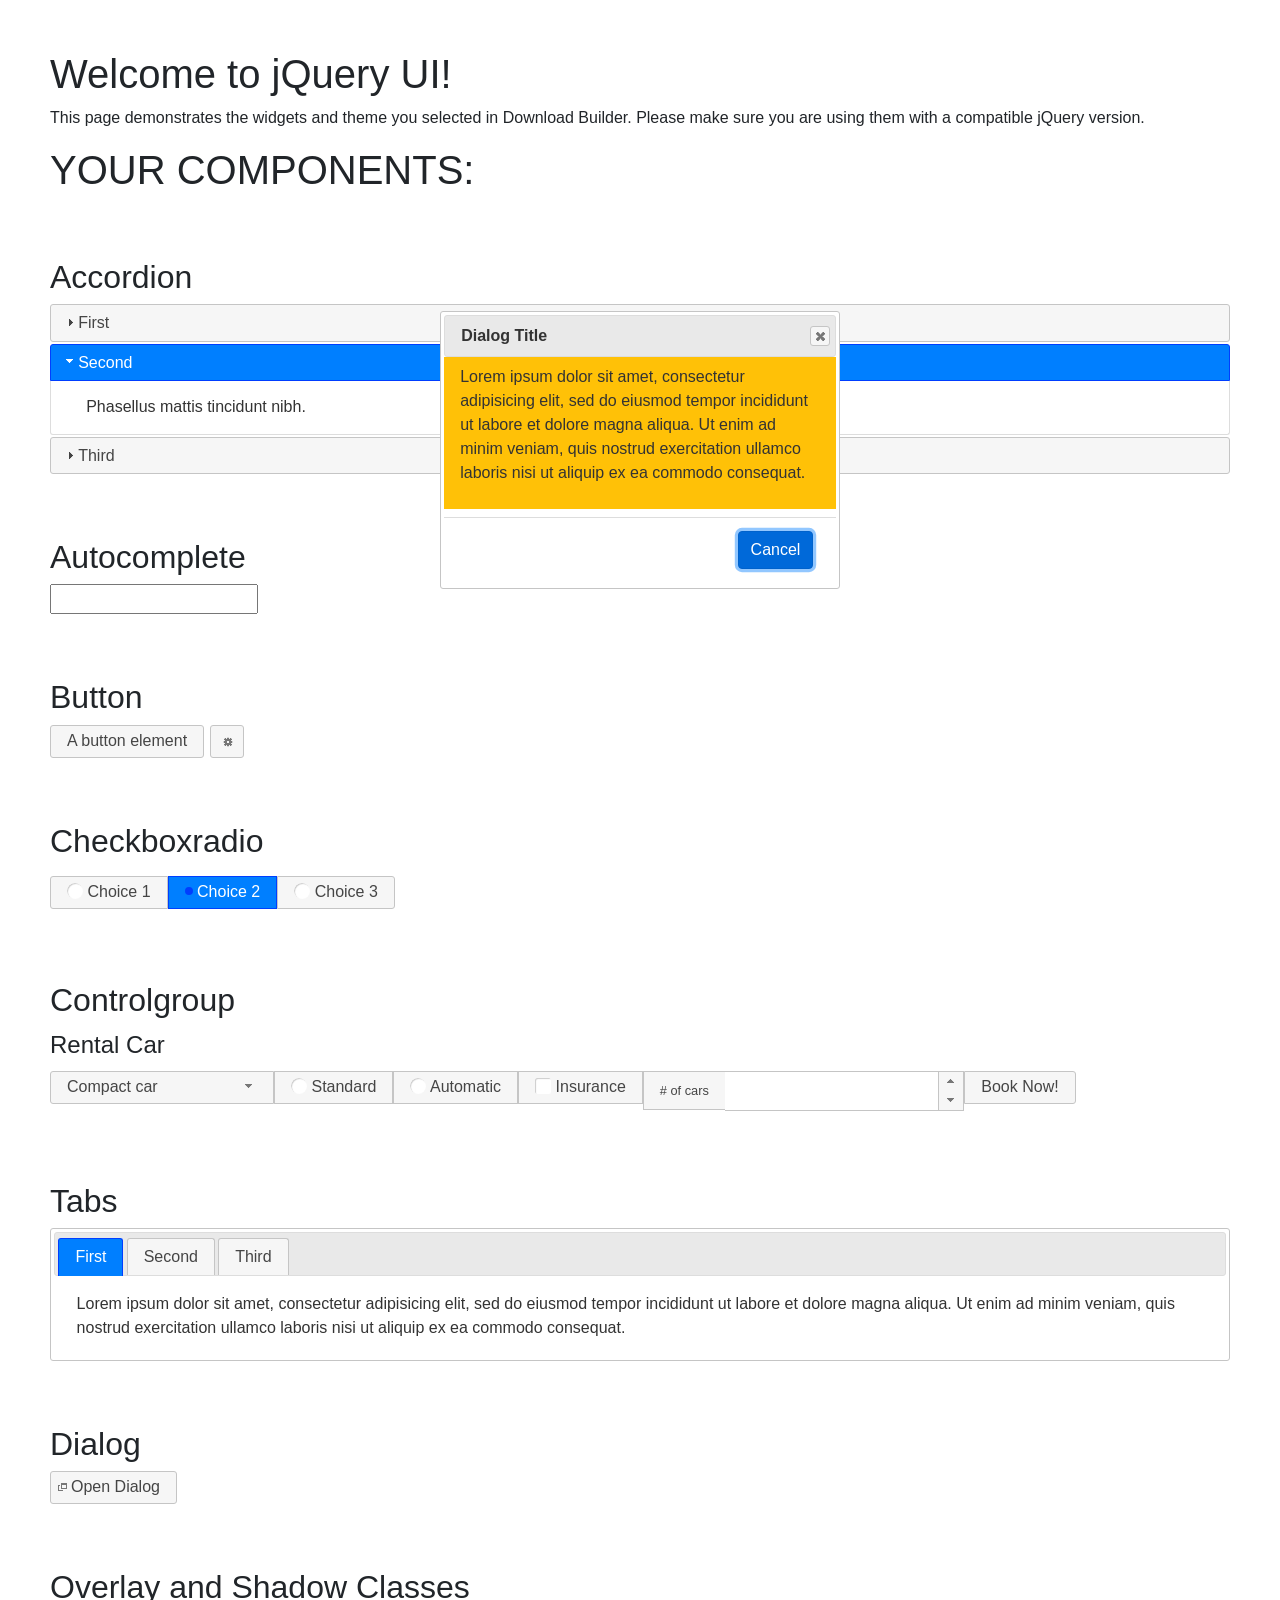
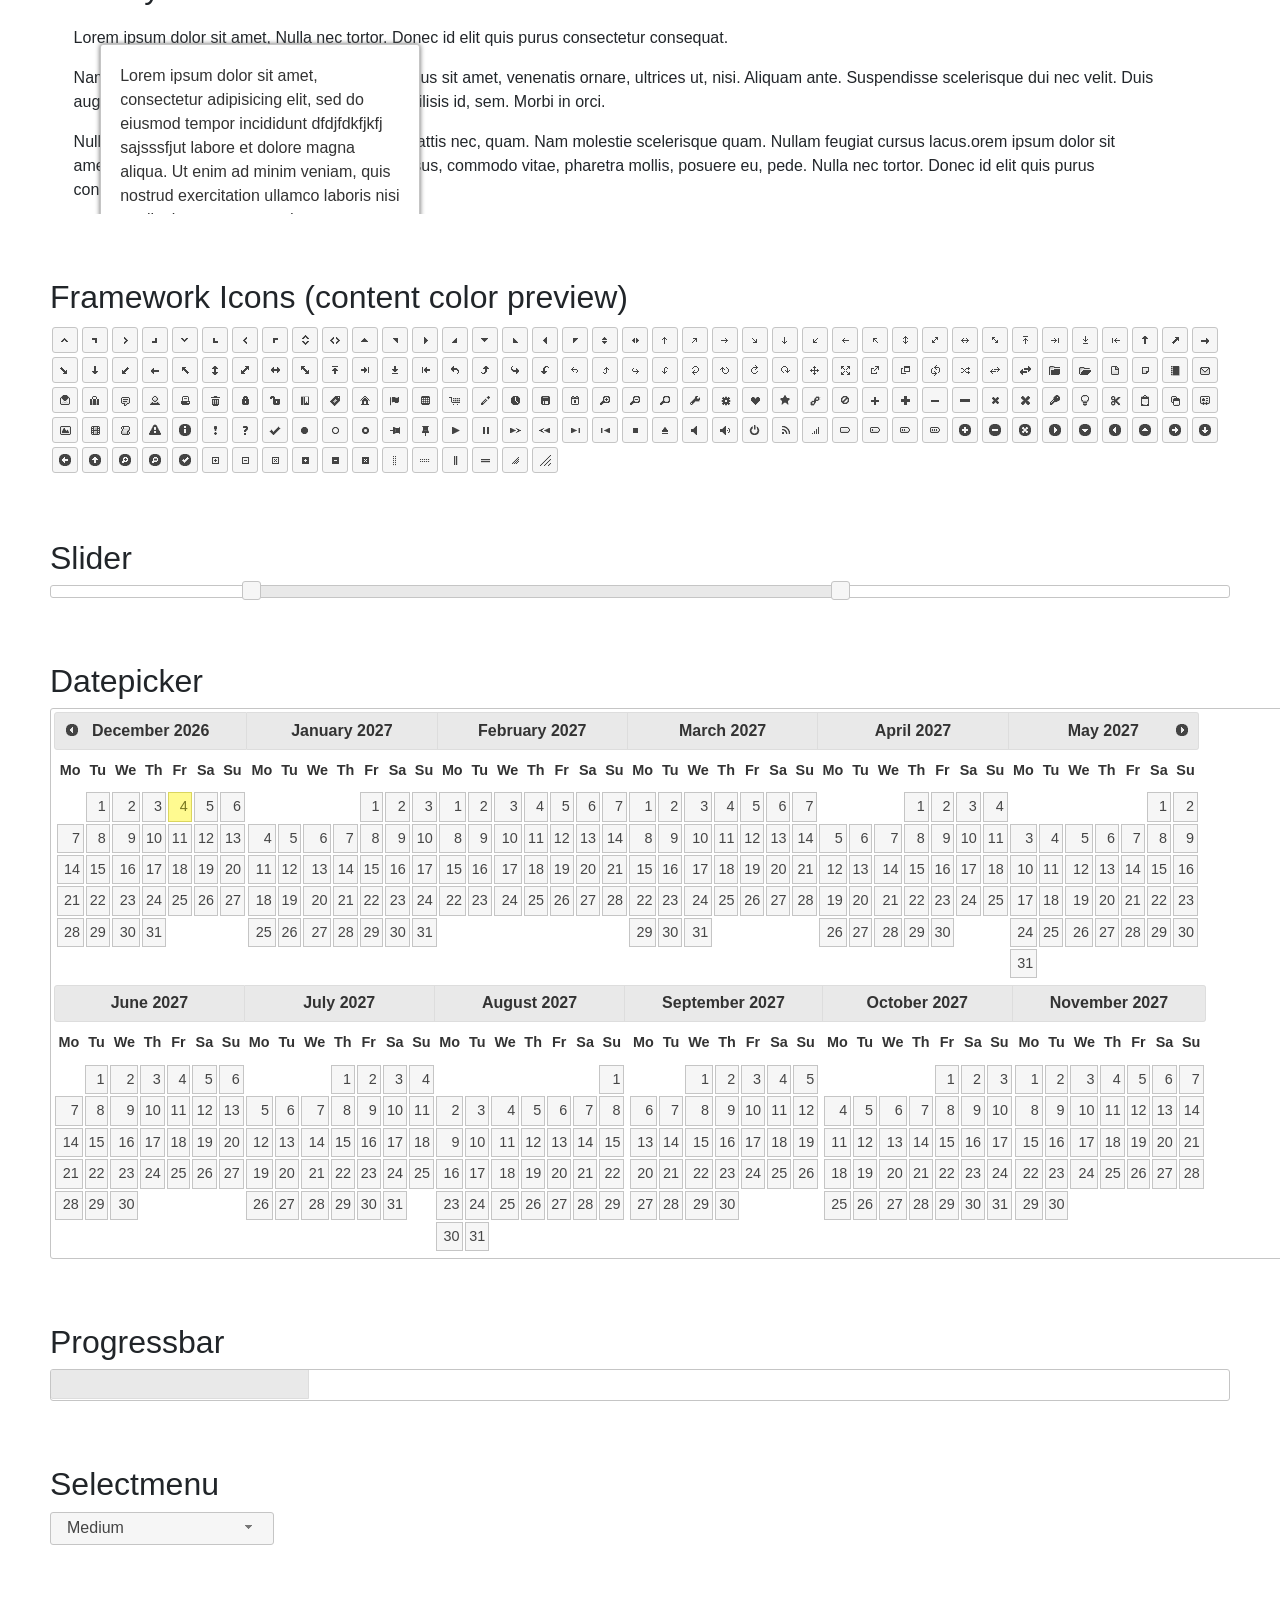
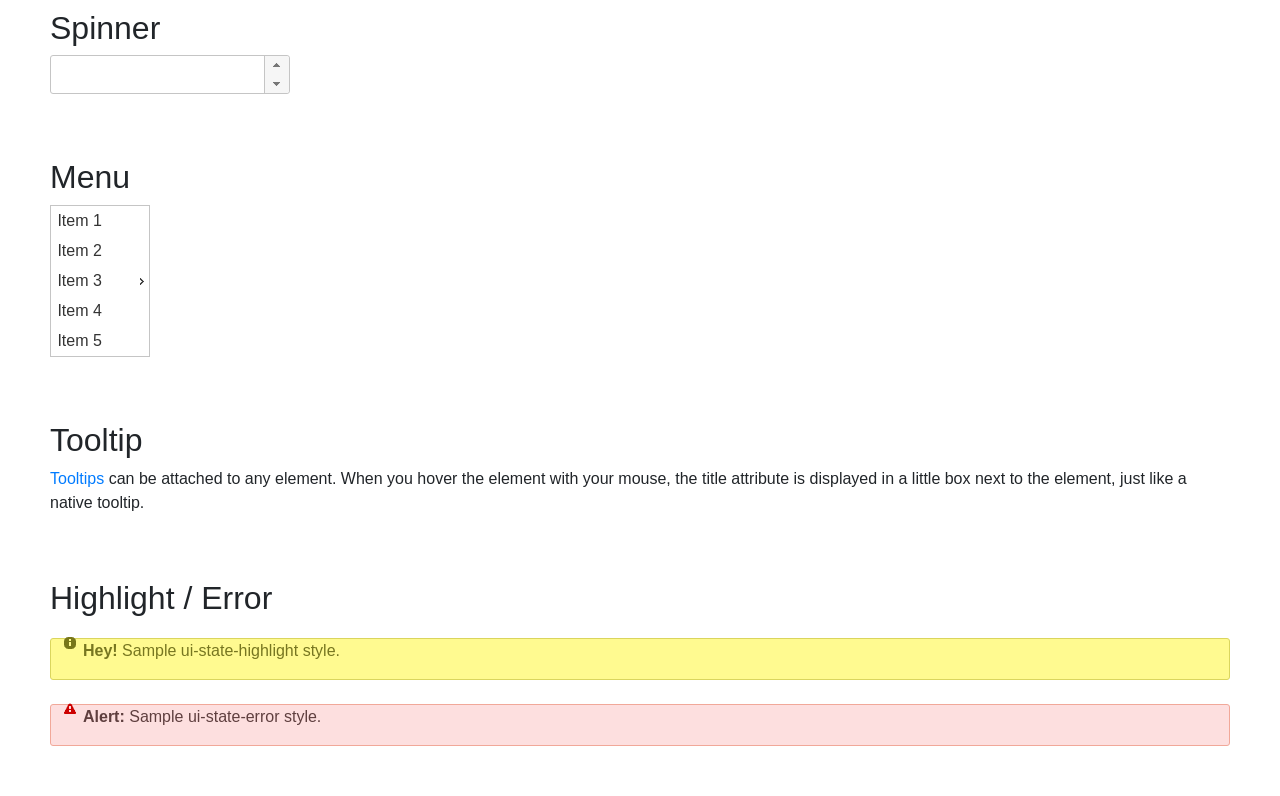
<file: web/jqueryui/index.html>
<!doctype html>
<html lang="us">
<head>
	<meta charset="utf-8">
	<title>jQuery UI Example Page</title>
	<link href="jquery-ui.css" rel="stylesheet">
	<link rel="stylesheet" href="../bootstrap/css/bootstrap.css">
	<style>
	body{
		font-family: "Trebuchet MS", sans-serif;
		margin: 50px;
	}
	.demoHeaders {
		margin-top: 2em;
	}
	#dialog-link {
		padding: .4em 1em .4em 20px;
		text-decoration: none;
		position: relative;
	}
	#dialog-link span.ui-icon {
		margin: 0 5px 0 0;
		position: absolute;
		left: .2em;
		top: 50%;
		margin-top: -8px;
	}
	#icons {
		margin: 0;
		padding: 0;
	}
	#icons li {
		margin: 2px;
		position: relative;
		padding: 4px 0;
		cursor: pointer;
		float: left;
		list-style: none;
	}
	#icons span.ui-icon {
		float: left;
		margin: 0 4px;
	}
	.fakewindowcontain .ui-widget-overlay {
		position: absolute;
	}
	select {
		width: 200px;
	}
	</style>
</head>
<body>

<h1>Welcome to jQuery UI!</h1>

<div class="ui-widget">
	<p>This page demonstrates the widgets and theme you selected in Download Builder. Please make sure you are using them with a compatible jQuery version.</p>
</div>

<h1>YOUR COMPONENTS:</h1>


<!-- Accordion -->
<h2 class="demoHeaders">Accordion</h2>
<div id="accordion">
	<h3>First</h3>
	<div>Lorem ipsum dolor sit amet. Lorem ipsum dolor sit amet. Lorem ipsum dolor sit amet.</div>
	<h3>Second</h3>
	<div>Phasellus mattis tincidunt nibh.</div>
	<h3>Third</h3>
	<div>Nam dui erat, auctor a, dignissim quis.</div>
</div>



<!-- Autocomplete -->
<h2 class="demoHeaders">Autocomplete</h2>
<div>
	<input id="autocomplete" title="type &quot;a&quot;">
</div>

<div >
	
</div>

<!-- Button -->
<h2 class="demoHeaders">Button</h2>
<button id="button">A button element</button>
<button id="button-icon">An icon-only button</button>



<!-- Checkboxradio -->
<h2 class="demoHeaders">Checkboxradio</h2>
<form style="margin-top: 1em;">
	<div id="radioset">
		<input type="radio" id="radio3sa" name="radio"><label for="radio3sa">Choice 1</label>
		<input type="radio" id="radio2sads" name="radio" checked="checked"><label for="radio2sads">Choice 2</label>
		<input type="radio" id="radio1sadsds" name="radio"><label for="radio1sadsds">Choice 3</label>
	</div>
</form>



<!-- Controlgroup -->
<h2 class="demoHeaders">Controlgroup</h2>
<fieldset>
	<legend>Rental Car</legend>
	<div id="controlgroup">
		<select id="car-type">
			<option>Compact car</option><br>
			<option>Midsize car</option>
			<option>Full size car</option>
			<option>SUV</option>
			<option>Luxury</option>
			<option>Truck</option>
			<option>Van</option>
		</select>
		<label for="transmission-standard">Standard</label>
		<input type="radio" name="transmission" id="transmission-standard">
		<label for="transmission-automatic">Automatic</label>
		<input type="radio" name="transmission" id="transmission-automatic">
		<label for="insurance">Insurance</label>
		<input type="checkbox" name="insurance" id="insurance">
		<label for="horizontal-spinner" class="ui-controlgroup-label"># of cars</label>
		<input id="horizontal-spinner" class="ui-spinner-input">
		<button>Book Now!</button>
	</div>
</fieldset>



<!-- Tabs -->
<h2 class="demoHeaders">Tabs</h2>
<div id="tabs">
	<ul>
		<li><a href="#tabs-1">First</a></li>
		<li><a href="#tabs-2">Second</a></li>
		<li><a href="#tabs-3">Third</a></li>
	</ul>
	<div id="tabs-1">Lorem ipsum dolor sit amet, consectetur adipisicing elit, sed do eiusmod tempor incididunt ut labore et dolore magna aliqua. Ut enim ad minim veniam, quis nostrud exercitation ullamco laboris nisi ut aliquip ex ea commodo consequat.</div>
	<div id="tabs-2">Phasellus mattis tincidunt nibh. Cras orci urna, blandit id, pretium vel, aliquet ornare, felis. Maecenas scelerisque sem non nisl. Fusce sed lorem in enim dictum bibendum.</div>
	<div id="tabs-3">Nam dui erat, auctor a, dignissim quis, sollicitudin eu, felis. Pellentesque nisi urna, interdum eget, sagittis et, consequat vestibulum, lacus. Mauris porttitor ullamcorper augue.</div>
</div>



<h2 class="demoHeaders">Dialog</h2>
<p>
	<button id="dialog-link" class="ui-button ui-corner-all ui-widget">
		<span class="ui-icon ui-icon-newwin"></span>Open Dialog
	</button>
</p>

<h2 class="demoHeaders">Overlay and Shadow Classes</h2>
<div>
	<div style="position: relative; width: 96%; height: 200px; padding:1% 2%; overflow:hidden;" class="fakewindowcontain">
		<p>Lorem ipsum dolor sit amet,  Nulla nec tortor. Donec id elit quis purus consectetur consequat. </p><p>Nam congue semper tellus. Sed erat dolor, dapibus sit amet, venenatis ornare, ultrices ut, nisi. Aliquam ante. Suspendisse scelerisque dui nec velit. Duis augue augue, gravida euismod, vulputate ac, facilisis id, sem. Morbi in orci. </p><p>Nulla purus lacus, pulvinar vel, malesuada ac, mattis nec, quam. Nam molestie scelerisque quam. Nullam feugiat cursus lacus.orem ipsum dolor sit amet, consectetur adipiscing elit. Donec libero risus, commodo vitae, pharetra mollis, posuere eu, pede. Nulla nec tortor. Donec id elit quis purus consectetur consequat. </p><p>Nam congue semper tellus. Sed erat dolor, dapibus sit amet, venenatis ornare, ultrices ut, nisi. Aliquam ante. Suspendisse scelerisque dui nec velit. Duis augue augue, gravida euismod, vulputate ac, facilisis id, sem. Morbi in orci. Nulla purus lacus, pulvinar vel, malesuada ac, mattis nec, quam. Nam molestie scelerisque quam. </p><p>Nullam feugiat cursus lacus.orem ipsum dolor sit amet, consectetur adipiscing elit. Donec libero risus, commodo vitae, pharetra mollis, posuere eu, pede. Nulla nec tortor. Donec id elit quis purus consectetur consequat. Nam congue semper tellus. Sed erat dolor, dapibus sit amet, venenatis ornare, ultrices ut, nisi. Aliquam ante. </p><p>Suspendisse scelerisque dui nec velit. Duis augue augue, gravida euismod, vulputate ac, facilisis id, sem. Morbi in orci. Nulla purus lacus, pulvinar vel, malesuada ac, mattis nec, quam. Nam molestie scelerisque quam. Nullam feugiat cursus lacus.orem ipsum dolor sit amet, consectetur adipiscing elit. Donec libero risus, commodo vitae, pharetra mollis, posuere eu, pede. Nulla nec tortor. Donec id elit quis purus consectetur consequat. Nam congue semper tellus. Sed erat dolor, dapibus sit amet, venenatis ornare, ultrices ut, nisi. </p>

		<!-- ui-dialog -->
		<div class="ui-widget-overlay ui-front"></div>
		<div style="position: absolute; width: 320px; left: 50px; top: 30px; padding: 1.2em" id="drag" class="ui-widget ui-front ui-widget-content ui-corner-all ui-widget-shadow">
			Lorem ipsum dolor sit amet, consectetur adipisicing elit, sed do eiusmod tempor incididunt <span>dfdjfdkfjkfj sajsssfj</span>ut labore et dolore magna aliqua. Ut enim ad minim veniam, quis nostrud exercitation ullamco laboris nisi ut aliquip ex ea commodo consequat.
		</div>
</div>

</div>

<!-- ui-dialog -->
<div id="dialog" class="bg-warning" title="Dialog Title">
	<p>Lorem ipsum dolor sit amet, consectetur adipisicing elit, sed do eiusmod tempor incididunt ut labore et dolore magna aliqua. Ut enim ad minim veniam, quis nostrud exercitation ullamco laboris nisi ut aliquip ex ea commodo consequat.</p>
</div>



<h2 class="demoHeaders">Framework Icons (content color preview)</h2>
<ul id="icons" class="ui-widget ui-helper-clearfix">
	<li class="ui-state-default ui-corner-all" title=".ui-icon-caret-1-n"><span class="ui-icon ui-icon-caret-1-n"></span></li>
	<li class="ui-state-default ui-corner-all" title=".ui-icon-caret-1-ne"><span class="ui-icon ui-icon-caret-1-ne"></span></li>
	<li class="ui-state-default ui-corner-all" title=".ui-icon-caret-1-e"><span class="ui-icon ui-icon-caret-1-e"></span></li>
	<li class="ui-state-default ui-corner-all" title=".ui-icon-caret-1-se"><span class="ui-icon ui-icon-caret-1-se"></span></li>
	<li class="ui-state-default ui-corner-all" title=".ui-icon-caret-1-s"><span class="ui-icon ui-icon-caret-1-s"></span></li>
	<li class="ui-state-default ui-corner-all" title=".ui-icon-caret-1-sw"><span class="ui-icon ui-icon-caret-1-sw"></span></li>
	<li class="ui-state-default ui-corner-all" title=".ui-icon-caret-1-w"><span class="ui-icon ui-icon-caret-1-w"></span></li>
	<li class="ui-state-default ui-corner-all" title=".ui-icon-caret-1-nw"><span class="ui-icon ui-icon-caret-1-nw"></span></li>
	<li class="ui-state-default ui-corner-all" title=".ui-icon-caret-2-n-s"><span class="ui-icon ui-icon-caret-2-n-s"></span></li>
	<li class="ui-state-default ui-corner-all" title=".ui-icon-caret-2-e-w"><span class="ui-icon ui-icon-caret-2-e-w"></span></li>
	<li class="ui-state-default ui-corner-all" title=".ui-icon-triangle-1-n"><span class="ui-icon ui-icon-triangle-1-n"></span></li>
	<li class="ui-state-default ui-corner-all" title=".ui-icon-triangle-1-ne"><span class="ui-icon ui-icon-triangle-1-ne"></span></li>
	<li class="ui-state-default ui-corner-all" title=".ui-icon-triangle-1-e"><span class="ui-icon ui-icon-triangle-1-e"></span></li>
	<li class="ui-state-default ui-corner-all" title=".ui-icon-triangle-1-se"><span class="ui-icon ui-icon-triangle-1-se"></span></li>
	<li class="ui-state-default ui-corner-all" title=".ui-icon-triangle-1-s"><span class="ui-icon ui-icon-triangle-1-s"></span></li>
	<li class="ui-state-default ui-corner-all" title=".ui-icon-triangle-1-sw"><span class="ui-icon ui-icon-triangle-1-sw"></span></li>
	<li class="ui-state-default ui-corner-all" title=".ui-icon-triangle-1-w"><span class="ui-icon ui-icon-triangle-1-w"></span></li>
	<li class="ui-state-default ui-corner-all" title=".ui-icon-triangle-1-nw"><span class="ui-icon ui-icon-triangle-1-nw"></span></li>
	<li class="ui-state-default ui-corner-all" title=".ui-icon-triangle-2-n-s"><span class="ui-icon ui-icon-triangle-2-n-s"></span></li>
	<li class="ui-state-default ui-corner-all" title=".ui-icon-triangle-2-e-w"><span class="ui-icon ui-icon-triangle-2-e-w"></span></li>
	<li class="ui-state-default ui-corner-all" title=".ui-icon-arrow-1-n"><span class="ui-icon ui-icon-arrow-1-n"></span></li>
	<li class="ui-state-default ui-corner-all" title=".ui-icon-arrow-1-ne"><span class="ui-icon ui-icon-arrow-1-ne"></span></li>
	<li class="ui-state-default ui-corner-all" title=".ui-icon-arrow-1-e"><span class="ui-icon ui-icon-arrow-1-e"></span></li>
	<li class="ui-state-default ui-corner-all" title=".ui-icon-arrow-1-se"><span class="ui-icon ui-icon-arrow-1-se"></span></li>
	<li class="ui-state-default ui-corner-all" title=".ui-icon-arrow-1-s"><span class="ui-icon ui-icon-arrow-1-s"></span></li>
	<li class="ui-state-default ui-corner-all" title=".ui-icon-arrow-1-sw"><span class="ui-icon ui-icon-arrow-1-sw"></span></li>
	<li class="ui-state-default ui-corner-all" title=".ui-icon-arrow-1-w"><span class="ui-icon ui-icon-arrow-1-w"></span></li>
	<li class="ui-state-default ui-corner-all" title=".ui-icon-arrow-1-nw"><span class="ui-icon ui-icon-arrow-1-nw"></span></li>
	<li class="ui-state-default ui-corner-all" title=".ui-icon-arrow-2-n-s"><span class="ui-icon ui-icon-arrow-2-n-s"></span></li>
	<li class="ui-state-default ui-corner-all" title=".ui-icon-arrow-2-ne-sw"><span class="ui-icon ui-icon-arrow-2-ne-sw"></span></li>
	<li class="ui-state-default ui-corner-all" title=".ui-icon-arrow-2-e-w"><span class="ui-icon ui-icon-arrow-2-e-w"></span></li>
	<li class="ui-state-default ui-corner-all" title=".ui-icon-arrow-2-se-nw"><span class="ui-icon ui-icon-arrow-2-se-nw"></span></li>
	<li class="ui-state-default ui-corner-all" title=".ui-icon-arrowstop-1-n"><span class="ui-icon ui-icon-arrowstop-1-n"></span></li>
	<li class="ui-state-default ui-corner-all" title=".ui-icon-arrowstop-1-e"><span class="ui-icon ui-icon-arrowstop-1-e"></span></li>
	<li class="ui-state-default ui-corner-all" title=".ui-icon-arrowstop-1-s"><span class="ui-icon ui-icon-arrowstop-1-s"></span></li>
	<li class="ui-state-default ui-corner-all" title=".ui-icon-arrowstop-1-w"><span class="ui-icon ui-icon-arrowstop-1-w"></span></li>
	<li class="ui-state-default ui-corner-all" title=".ui-icon-arrowthick-1-n"><span class="ui-icon ui-icon-arrowthick-1-n"></span></li>
	<li class="ui-state-default ui-corner-all" title=".ui-icon-arrowthick-1-ne"><span class="ui-icon ui-icon-arrowthick-1-ne"></span></li>
	<li class="ui-state-default ui-corner-all" title=".ui-icon-arrowthick-1-e"><span class="ui-icon ui-icon-arrowthick-1-e"></span></li>
	<li class="ui-state-default ui-corner-all" title=".ui-icon-arrowthick-1-se"><span class="ui-icon ui-icon-arrowthick-1-se"></span></li>
	<li class="ui-state-default ui-corner-all" title=".ui-icon-arrowthick-1-s"><span class="ui-icon ui-icon-arrowthick-1-s"></span></li>
	<li class="ui-state-default ui-corner-all" title=".ui-icon-arrowthick-1-sw"><span class="ui-icon ui-icon-arrowthick-1-sw"></span></li>
	<li class="ui-state-default ui-corner-all" title=".ui-icon-arrowthick-1-w"><span class="ui-icon ui-icon-arrowthick-1-w"></span></li>
	<li class="ui-state-default ui-corner-all" title=".ui-icon-arrowthick-1-nw"><span class="ui-icon ui-icon-arrowthick-1-nw"></span></li>
	<li class="ui-state-default ui-corner-all" title=".ui-icon-arrowthick-2-n-s"><span class="ui-icon ui-icon-arrowthick-2-n-s"></span></li>
	<li class="ui-state-default ui-corner-all" title=".ui-icon-arrowthick-2-ne-sw"><span class="ui-icon ui-icon-arrowthick-2-ne-sw"></span></li>
	<li class="ui-state-default ui-corner-all" title=".ui-icon-arrowthick-2-e-w"><span class="ui-icon ui-icon-arrowthick-2-e-w"></span></li>
	<li class="ui-state-default ui-corner-all" title=".ui-icon-arrowthick-2-se-nw"><span class="ui-icon ui-icon-arrowthick-2-se-nw"></span></li>
	<li class="ui-state-default ui-corner-all" title=".ui-icon-arrowthickstop-1-n"><span class="ui-icon ui-icon-arrowthickstop-1-n"></span></li>
	<li class="ui-state-default ui-corner-all" title=".ui-icon-arrowthickstop-1-e"><span class="ui-icon ui-icon-arrowthickstop-1-e"></span></li>
	<li class="ui-state-default ui-corner-all" title=".ui-icon-arrowthickstop-1-s"><span class="ui-icon ui-icon-arrowthickstop-1-s"></span></li>
	<li class="ui-state-default ui-corner-all" title=".ui-icon-arrowthickstop-1-w"><span class="ui-icon ui-icon-arrowthickstop-1-w"></span></li>
	<li class="ui-state-default ui-corner-all" title=".ui-icon-arrowreturnthick-1-w"><span class="ui-icon ui-icon-arrowreturnthick-1-w"></span></li>
	<li class="ui-state-default ui-corner-all" title=".ui-icon-arrowreturnthick-1-n"><span class="ui-icon ui-icon-arrowreturnthick-1-n"></span></li>
	<li class="ui-state-default ui-corner-all" title=".ui-icon-arrowreturnthick-1-e"><span class="ui-icon ui-icon-arrowreturnthick-1-e"></span></li>
	<li class="ui-state-default ui-corner-all" title=".ui-icon-arrowreturnthick-1-s"><span class="ui-icon ui-icon-arrowreturnthick-1-s"></span></li>
	<li class="ui-state-default ui-corner-all" title=".ui-icon-arrowreturn-1-w"><span class="ui-icon ui-icon-arrowreturn-1-w"></span></li>
	<li class="ui-state-default ui-corner-all" title=".ui-icon-arrowreturn-1-n"><span class="ui-icon ui-icon-arrowreturn-1-n"></span></li>
	<li class="ui-state-default ui-corner-all" title=".ui-icon-arrowreturn-1-e"><span class="ui-icon ui-icon-arrowreturn-1-e"></span></li>
	<li class="ui-state-default ui-corner-all" title=".ui-icon-arrowreturn-1-s"><span class="ui-icon ui-icon-arrowreturn-1-s"></span></li>
	<li class="ui-state-default ui-corner-all" title=".ui-icon-arrowrefresh-1-w"><span class="ui-icon ui-icon-arrowrefresh-1-w"></span></li>
	<li class="ui-state-default ui-corner-all" title=".ui-icon-arrowrefresh-1-n"><span class="ui-icon ui-icon-arrowrefresh-1-n"></span></li>
	<li class="ui-state-default ui-corner-all" title=".ui-icon-arrowrefresh-1-e"><span class="ui-icon ui-icon-arrowrefresh-1-e"></span></li>
	<li class="ui-state-default ui-corner-all" title=".ui-icon-arrowrefresh-1-s"><span class="ui-icon ui-icon-arrowrefresh-1-s"></span></li>
	<li class="ui-state-default ui-corner-all" title=".ui-icon-arrow-4"><span class="ui-icon ui-icon-arrow-4"></span></li>
	<li class="ui-state-default ui-corner-all" title=".ui-icon-arrow-4-diag"><span class="ui-icon ui-icon-arrow-4-diag"></span></li>
	<li class="ui-state-default ui-corner-all" title=".ui-icon-extlink"><span class="ui-icon ui-icon-extlink"></span></li>
	<li class="ui-state-default ui-corner-all" title=".ui-icon-newwin"><span class="ui-icon ui-icon-newwin"></span></li>
	<li class="ui-state-default ui-corner-all" title=".ui-icon-refresh"><span class="ui-icon ui-icon-refresh"></span></li>
	<li class="ui-state-default ui-corner-all" title=".ui-icon-shuffle"><span class="ui-icon ui-icon-shuffle"></span></li>
	<li class="ui-state-default ui-corner-all" title=".ui-icon-transfer-e-w"><span class="ui-icon ui-icon-transfer-e-w"></span></li>
	<li class="ui-state-default ui-corner-all" title=".ui-icon-transferthick-e-w"><span class="ui-icon ui-icon-transferthick-e-w"></span></li>
	<li class="ui-state-default ui-corner-all" title=".ui-icon-folder-collapsed"><span class="ui-icon ui-icon-folder-collapsed"></span></li>
	<li class="ui-state-default ui-corner-all" title=".ui-icon-folder-open"><span class="ui-icon ui-icon-folder-open"></span></li>
	<li class="ui-state-default ui-corner-all" title=".ui-icon-document"><span class="ui-icon ui-icon-document"></span></li>
	<li class="ui-state-default ui-corner-all" title=".ui-icon-document-b"><span class="ui-icon ui-icon-document-b"></span></li>
	<li class="ui-state-default ui-corner-all" title=".ui-icon-note"><span class="ui-icon ui-icon-note"></span></li>
	<li class="ui-state-default ui-corner-all" title=".ui-icon-mail-closed"><span class="ui-icon ui-icon-mail-closed"></span></li>
	<li class="ui-state-default ui-corner-all" title=".ui-icon-mail-open"><span class="ui-icon ui-icon-mail-open"></span></li>
	<li class="ui-state-default ui-corner-all" title=".ui-icon-suitcase"><span class="ui-icon ui-icon-suitcase"></span></li>
	<li class="ui-state-default ui-corner-all" title=".ui-icon-comment"><span class="ui-icon ui-icon-comment"></span></li>
	<li class="ui-state-default ui-corner-all" title=".ui-icon-person"><span class="ui-icon ui-icon-person"></span></li>
	<li class="ui-state-default ui-corner-all" title=".ui-icon-print"><span class="ui-icon ui-icon-print"></span></li>
	<li class="ui-state-default ui-corner-all" title=".ui-icon-trash"><span class="ui-icon ui-icon-trash"></span></li>
	<li class="ui-state-default ui-corner-all" title=".ui-icon-locked"><span class="ui-icon ui-icon-locked"></span></li>
	<li class="ui-state-default ui-corner-all" title=".ui-icon-unlocked"><span class="ui-icon ui-icon-unlocked"></span></li>
	<li class="ui-state-default ui-corner-all" title=".ui-icon-bookmark"><span class="ui-icon ui-icon-bookmark"></span></li>
	<li class="ui-state-default ui-corner-all" title=".ui-icon-tag"><span class="ui-icon ui-icon-tag"></span></li>
	<li class="ui-state-default ui-corner-all" title=".ui-icon-home"><span class="ui-icon ui-icon-home"></span></li>
	<li class="ui-state-default ui-corner-all" title=".ui-icon-flag"><span class="ui-icon ui-icon-flag"></span></li>
	<li class="ui-state-default ui-corner-all" title=".ui-icon-calculator"><span class="ui-icon ui-icon-calculator"></span></li>
	<li class="ui-state-default ui-corner-all" title=".ui-icon-cart"><span class="ui-icon ui-icon-cart"></span></li>
	<li class="ui-state-default ui-corner-all" title=".ui-icon-pencil"><span class="ui-icon ui-icon-pencil"></span></li>
	<li class="ui-state-default ui-corner-all" title=".ui-icon-clock"><span class="ui-icon ui-icon-clock"></span></li>
	<li class="ui-state-default ui-corner-all" title=".ui-icon-disk"><span class="ui-icon ui-icon-disk"></span></li>
	<li class="ui-state-default ui-corner-all" title=".ui-icon-calendar"><span class="ui-icon ui-icon-calendar"></span></li>
	<li class="ui-state-default ui-corner-all" title=".ui-icon-zoomin"><span class="ui-icon ui-icon-zoomin"></span></li>
	<li class="ui-state-default ui-corner-all" title=".ui-icon-zoomout"><span class="ui-icon ui-icon-zoomout"></span></li>
	<li class="ui-state-default ui-corner-all" title=".ui-icon-search"><span class="ui-icon ui-icon-search"></span></li>
	<li class="ui-state-default ui-corner-all" title=".ui-icon-wrench"><span class="ui-icon ui-icon-wrench"></span></li>
	<li class="ui-state-default ui-corner-all" title=".ui-icon-gear"><span class="ui-icon ui-icon-gear"></span></li>
	<li class="ui-state-default ui-corner-all" title=".ui-icon-heart"><span class="ui-icon ui-icon-heart"></span></li>
	<li class="ui-state-default ui-corner-all" title=".ui-icon-star"><span class="ui-icon ui-icon-star"></span></li>
	<li class="ui-state-default ui-corner-all" title=".ui-icon-link"><span class="ui-icon ui-icon-link"></span></li>
	<li class="ui-state-default ui-corner-all" title=".ui-icon-cancel"><span class="ui-icon ui-icon-cancel"></span></li>
	<li class="ui-state-default ui-corner-all" title=".ui-icon-plus"><span class="ui-icon ui-icon-plus"></span></li>
	<li class="ui-state-default ui-corner-all" title=".ui-icon-plusthick"><span class="ui-icon ui-icon-plusthick"></span></li>
	<li class="ui-state-default ui-corner-all" title=".ui-icon-minus"><span class="ui-icon ui-icon-minus"></span></li>
	<li class="ui-state-default ui-corner-all" title=".ui-icon-minusthick"><span class="ui-icon ui-icon-minusthick"></span></li>
	<li class="ui-state-default ui-corner-all" title=".ui-icon-close"><span class="ui-icon ui-icon-close"></span></li>
	<li class="ui-state-default ui-corner-all" title=".ui-icon-closethick"><span class="ui-icon ui-icon-closethick"></span></li>
	<li class="ui-state-default ui-corner-all" title=".ui-icon-key"><span class="ui-icon ui-icon-key"></span></li>
	<li class="ui-state-default ui-corner-all" title=".ui-icon-lightbulb"><span class="ui-icon ui-icon-lightbulb"></span></li>
	<li class="ui-state-default ui-corner-all" title=".ui-icon-scissors"><span class="ui-icon ui-icon-scissors"></span></li>
	<li class="ui-state-default ui-corner-all" title=".ui-icon-clipboard"><span class="ui-icon ui-icon-clipboard"></span></li>
	<li class="ui-state-default ui-corner-all" title=".ui-icon-copy"><span class="ui-icon ui-icon-copy"></span></li>
	<li class="ui-state-default ui-corner-all" title=".ui-icon-contact"><span class="ui-icon ui-icon-contact"></span></li>
	<li class="ui-state-default ui-corner-all" title=".ui-icon-image"><span class="ui-icon ui-icon-image"></span></li>
	<li class="ui-state-default ui-corner-all" title=".ui-icon-video"><span class="ui-icon ui-icon-video"></span></li>
	<li class="ui-state-default ui-corner-all" title=".ui-icon-script"><span class="ui-icon ui-icon-script"></span></li>
	<li class="ui-state-default ui-corner-all" title=".ui-icon-alert"><span class="ui-icon ui-icon-alert"></span></li>
	<li class="ui-state-default ui-corner-all" title=".ui-icon-info"><span class="ui-icon ui-icon-info"></span></li>
	<li class="ui-state-default ui-corner-all" title=".ui-icon-notice"><span class="ui-icon ui-icon-notice"></span></li>
	<li class="ui-state-default ui-corner-all" title=".ui-icon-help"><span class="ui-icon ui-icon-help"></span></li>
	<li class="ui-state-default ui-corner-all" title=".ui-icon-check"><span class="ui-icon ui-icon-check"></span></li>
	<li class="ui-state-default ui-corner-all" title=".ui-icon-bullet"><span class="ui-icon ui-icon-bullet"></span></li>
	<li class="ui-state-default ui-corner-all" title=".ui-icon-radio-off"><span class="ui-icon ui-icon-radio-off"></span></li>
	<li class="ui-state-default ui-corner-all" title=".ui-icon-radio-on"><span class="ui-icon ui-icon-radio-on"></span></li>
	<li class="ui-state-default ui-corner-all" title=".ui-icon-pin-w"><span class="ui-icon ui-icon-pin-w"></span></li>
	<li class="ui-state-default ui-corner-all" title=".ui-icon-pin-s"><span class="ui-icon ui-icon-pin-s"></span></li>
	<li class="ui-state-default ui-corner-all" title=".ui-icon-play"><span class="ui-icon ui-icon-play"></span></li>
	<li class="ui-state-default ui-corner-all" title=".ui-icon-pause"><span class="ui-icon ui-icon-pause"></span></li>
	<li class="ui-state-default ui-corner-all" title=".ui-icon-seek-next"><span class="ui-icon ui-icon-seek-next"></span></li>
	<li class="ui-state-default ui-corner-all" title=".ui-icon-seek-prev"><span class="ui-icon ui-icon-seek-prev"></span></li>
	<li class="ui-state-default ui-corner-all" title=".ui-icon-seek-end"><span class="ui-icon ui-icon-seek-end"></span></li>
	<li class="ui-state-default ui-corner-all" title=".ui-icon-seek-first"><span class="ui-icon ui-icon-seek-first"></span></li>
	<li class="ui-state-default ui-corner-all" title=".ui-icon-stop"><span class="ui-icon ui-icon-stop"></span></li>
	<li class="ui-state-default ui-corner-all" title=".ui-icon-eject"><span class="ui-icon ui-icon-eject"></span></li>
	<li class="ui-state-default ui-corner-all" title=".ui-icon-volume-off"><span class="ui-icon ui-icon-volume-off"></span></li>
	<li class="ui-state-default ui-corner-all" title=".ui-icon-volume-on"><span class="ui-icon ui-icon-volume-on"></span></li>
	<li class="ui-state-default ui-corner-all" title=".ui-icon-power"><span class="ui-icon ui-icon-power"></span></li>
	<li class="ui-state-default ui-corner-all" title=".ui-icon-signal-diag"><span class="ui-icon ui-icon-signal-diag"></span></li>
	<li class="ui-state-default ui-corner-all" title=".ui-icon-signal"><span class="ui-icon ui-icon-signal"></span></li>
	<li class="ui-state-default ui-corner-all" title=".ui-icon-battery-0"><span class="ui-icon ui-icon-battery-0"></span></li>
	<li class="ui-state-default ui-corner-all" title=".ui-icon-battery-1"><span class="ui-icon ui-icon-battery-1"></span></li>
	<li class="ui-state-default ui-corner-all" title=".ui-icon-battery-2"><span class="ui-icon ui-icon-battery-2"></span></li>
	<li class="ui-state-default ui-corner-all" title=".ui-icon-battery-3"><span class="ui-icon ui-icon-battery-3"></span></li>
	<li class="ui-state-default ui-corner-all" title=".ui-icon-circle-plus"><span class="ui-icon ui-icon-circle-plus"></span></li>
	<li class="ui-state-default ui-corner-all" title=".ui-icon-circle-minus"><span class="ui-icon ui-icon-circle-minus"></span></li>
	<li class="ui-state-default ui-corner-all" title=".ui-icon-circle-close"><span class="ui-icon ui-icon-circle-close"></span></li>
	<li class="ui-state-default ui-corner-all" title=".ui-icon-circle-triangle-e"><span class="ui-icon ui-icon-circle-triangle-e"></span></li>
	<li class="ui-state-default ui-corner-all" title=".ui-icon-circle-triangle-s"><span class="ui-icon ui-icon-circle-triangle-s"></span></li>
	<li class="ui-state-default ui-corner-all" title=".ui-icon-circle-triangle-w"><span class="ui-icon ui-icon-circle-triangle-w"></span></li>
	<li class="ui-state-default ui-corner-all" title=".ui-icon-circle-triangle-n"><span class="ui-icon ui-icon-circle-triangle-n"></span></li>
	<li class="ui-state-default ui-corner-all" title=".ui-icon-circle-arrow-e"><span class="ui-icon ui-icon-circle-arrow-e"></span></li>
	<li class="ui-state-default ui-corner-all" title=".ui-icon-circle-arrow-s"><span class="ui-icon ui-icon-circle-arrow-s"></span></li>
	<li class="ui-state-default ui-corner-all" title=".ui-icon-circle-arrow-w"><span class="ui-icon ui-icon-circle-arrow-w"></span></li>
	<li class="ui-state-default ui-corner-all" title=".ui-icon-circle-arrow-n"><span class="ui-icon ui-icon-circle-arrow-n"></span></li>
	<li class="ui-state-default ui-corner-all" title=".ui-icon-circle-zoomin"><span class="ui-icon ui-icon-circle-zoomin"></span></li>
	<li class="ui-state-default ui-corner-all" title=".ui-icon-circle-zoomout"><span class="ui-icon ui-icon-circle-zoomout"></span></li>
	<li class="ui-state-default ui-corner-all" title=".ui-icon-circle-check"><span class="ui-icon ui-icon-circle-check"></span></li>
	<li class="ui-state-default ui-corner-all" title=".ui-icon-circlesmall-plus"><span class="ui-icon ui-icon-circlesmall-plus"></span></li>
	<li class="ui-state-default ui-corner-all" title=".ui-icon-circlesmall-minus"><span class="ui-icon ui-icon-circlesmall-minus"></span></li>
	<li class="ui-state-default ui-corner-all" title=".ui-icon-circlesmall-close"><span class="ui-icon ui-icon-circlesmall-close"></span></li>
	<li class="ui-state-default ui-corner-all" title=".ui-icon-squaresmall-plus"><span class="ui-icon ui-icon-squaresmall-plus"></span></li>
	<li class="ui-state-default ui-corner-all" title=".ui-icon-squaresmall-minus"><span class="ui-icon ui-icon-squaresmall-minus"></span></li>
	<li class="ui-state-default ui-corner-all" title=".ui-icon-squaresmall-close"><span class="ui-icon ui-icon-squaresmall-close"></span></li>
	<li class="ui-state-default ui-corner-all" title=".ui-icon-grip-dotted-vertical"><span class="ui-icon ui-icon-grip-dotted-vertical"></span></li>
	<li class="ui-state-default ui-corner-all" title=".ui-icon-grip-dotted-horizontal"><span class="ui-icon ui-icon-grip-dotted-horizontal"></span></li>
	<li class="ui-state-default ui-corner-all" title=".ui-icon-grip-solid-vertical"><span class="ui-icon ui-icon-grip-solid-vertical"></span></li>
	<li class="ui-state-default ui-corner-all" title=".ui-icon-grip-solid-horizontal"><span class="ui-icon ui-icon-grip-solid-horizontal"></span></li>
	<li class="ui-state-default ui-corner-all" title=".ui-icon-gripsmall-diagonal-se"><span class="ui-icon ui-icon-gripsmall-diagonal-se"></span></li>
	<li class="ui-state-default ui-corner-all" title=".ui-icon-grip-diagonal-se"><span class="ui-icon ui-icon-grip-diagonal-se"></span></li>
</ul>


<!-- Slider -->
<h2 class="demoHeaders">Slider</h2>
<div id="slider"></div>



<!-- Datepicker -->
<h2 class="demoHeaders">Datepicker</h2>
<div id="datepicker"></div>



<!-- Progressbar -->
<h2 class="demoHeaders">Progressbar</h2>
<div id="progressbar"></div>



<!-- Progressbar -->
<h2 class="demoHeaders">Selectmenu</h2>
<select id="selectmenu">
	<option>Slower</option>
	<option>Slow</option>
	<option selected="selected">Medium</option>
	<option>Fast</option>
	<option>Faster</option>
</select>



<!-- Spinner -->
<h2 class="demoHeaders">Spinner</h2>
<input id="spinner">



<!-- Menu -->
<h2 class="demoHeaders">Menu</h2>
<ul style="width:100px;" id="menu">
	<li><div>Item 1</div></li>
	<li><div>Item 2</div></li>
	<li><div>Item 3</div>
		<ul>
			<li><div>Item 3-1</div></li>
			<li><div>Item 3-2</div></li>
			<li><div>Item 3-3</div></li>
			<li><div>Item 3-4</div></li>
			<li><div>Item 3-5</div></li>
		</ul>
	</li>
	<li><div>Item 4</div></li>
	<li><div>Item 5</div></li>
</ul>



<!-- Tooltip -->
<h2 class="demoHeaders">Tooltip</h2>
<p id="tooltip" title="That&apos;s what this widget is">
	<a href="#" >Tooltips</a> can be attached to any element. When you hover
the element with your mouse, the title attribute is displayed in a little box next to the element, just like a native tooltip.
</p>


<!-- Highlight / Error -->
<h2 class="demoHeaders">Highlight / Error</h2>
<div class="ui-widget">
	<div class="ui-state-highlight ui-corner-all" style="margin-top: 20px; padding: 0 .7em;">
		<p><span class="ui-icon ui-icon-info" style="float: left; margin-right: .3em;"></span>
		<strong>Hey!</strong> Sample ui-state-highlight style.</p>
	</div>
</div>
<br>
<div class="ui-widget a" title="santosh">
	<div class="ui-state-error ui-corner-all" style="padding: 0 .7em;">
		<p><span class="ui-icon ui-icon-alert" style="float: left; margin-right: .3em;"></span>
		<strong>Alert:</strong> Sample ui-state-error style.</p>
	</div>
</div>

<script src="external/jquery/jquery.js"></script>
<script src="jquery-ui.js"></script>
<script>

$( "#accordion" ).accordion({
	active:1,
	animate: 200,
	collapsible: true
});

	


	var availableTags = [
	"ActionScript",
	"AppleScript",
	"Asp",
	"BASIC",
	"C",
	"C++",
	"Clojure",
	"COBOL",
	"ColdFusion",
	"Erlang",
	"Fortran",
	"Groovy",
	"Haskell",
	"Java",
	"JavaScript",
	"Lisp",
	"Perl",
	"PHP",
	"Python",
	"Ruby",
	"Scala",
	"Scheme"
];
$( "#autocomplete" ).autocomplete({
	source: availableTags
});

$("#drag").draggable(
	{

		cursor: "default",
		cursorAt: { right:0,bottom:0 }
	});


$( "#button" ).button();
$( "#button-icon" ).button({
	icon: "ui-icon-gear",
	showLabel: false
});



$( "#radioset" ).buttonset();



$( "#controlgroup" ).controlgroup();



$( "#tabs" ).tabs();



$( "#dialog" ).dialog({
	autoOpen: true,
	width: 400,
	buttons: [
		{
			text: "Cancel",
			class:"btn btn-primary",
			click: function() {
				$( this ).dialog( "close" );
			}
		}
	]
});

// Link to open the dialog
$( "#dialog-link" ).click(function( event ) {
	$( "#dialog" ).dialog( "open" );
	event.preventDefault();
});



$( "#datepicker" ).datepicker({
	inline: true,
	firstDay: 1,
	numberOfMonths: [ 2, 6 ],
	selectOtherMonths: true,
	 showAnim: "fold"
});



$( "#slider" ).slider({
	range: true,
	values: [ 17, 67 ]
});



$( "#progressbar" ).progressbar({
	value: 20
});



$( "#spinner" ).spinner();



$( "#menu" ).menu();



$( "#tooltip, .a" ).tooltip(
	{
		track: true
	});



$( "#selectmenu" ).selectmenu();


// Hover states on the static widgets
$( "#dialog-link, #icons li" ).hover(
	function() {
		$( this ).addClass( "ui-state-hover" );
	},
	function() {
		$( this ).removeClass( "ui-state-hover" );
	}
);
</script>
</body>
</html>
</file>
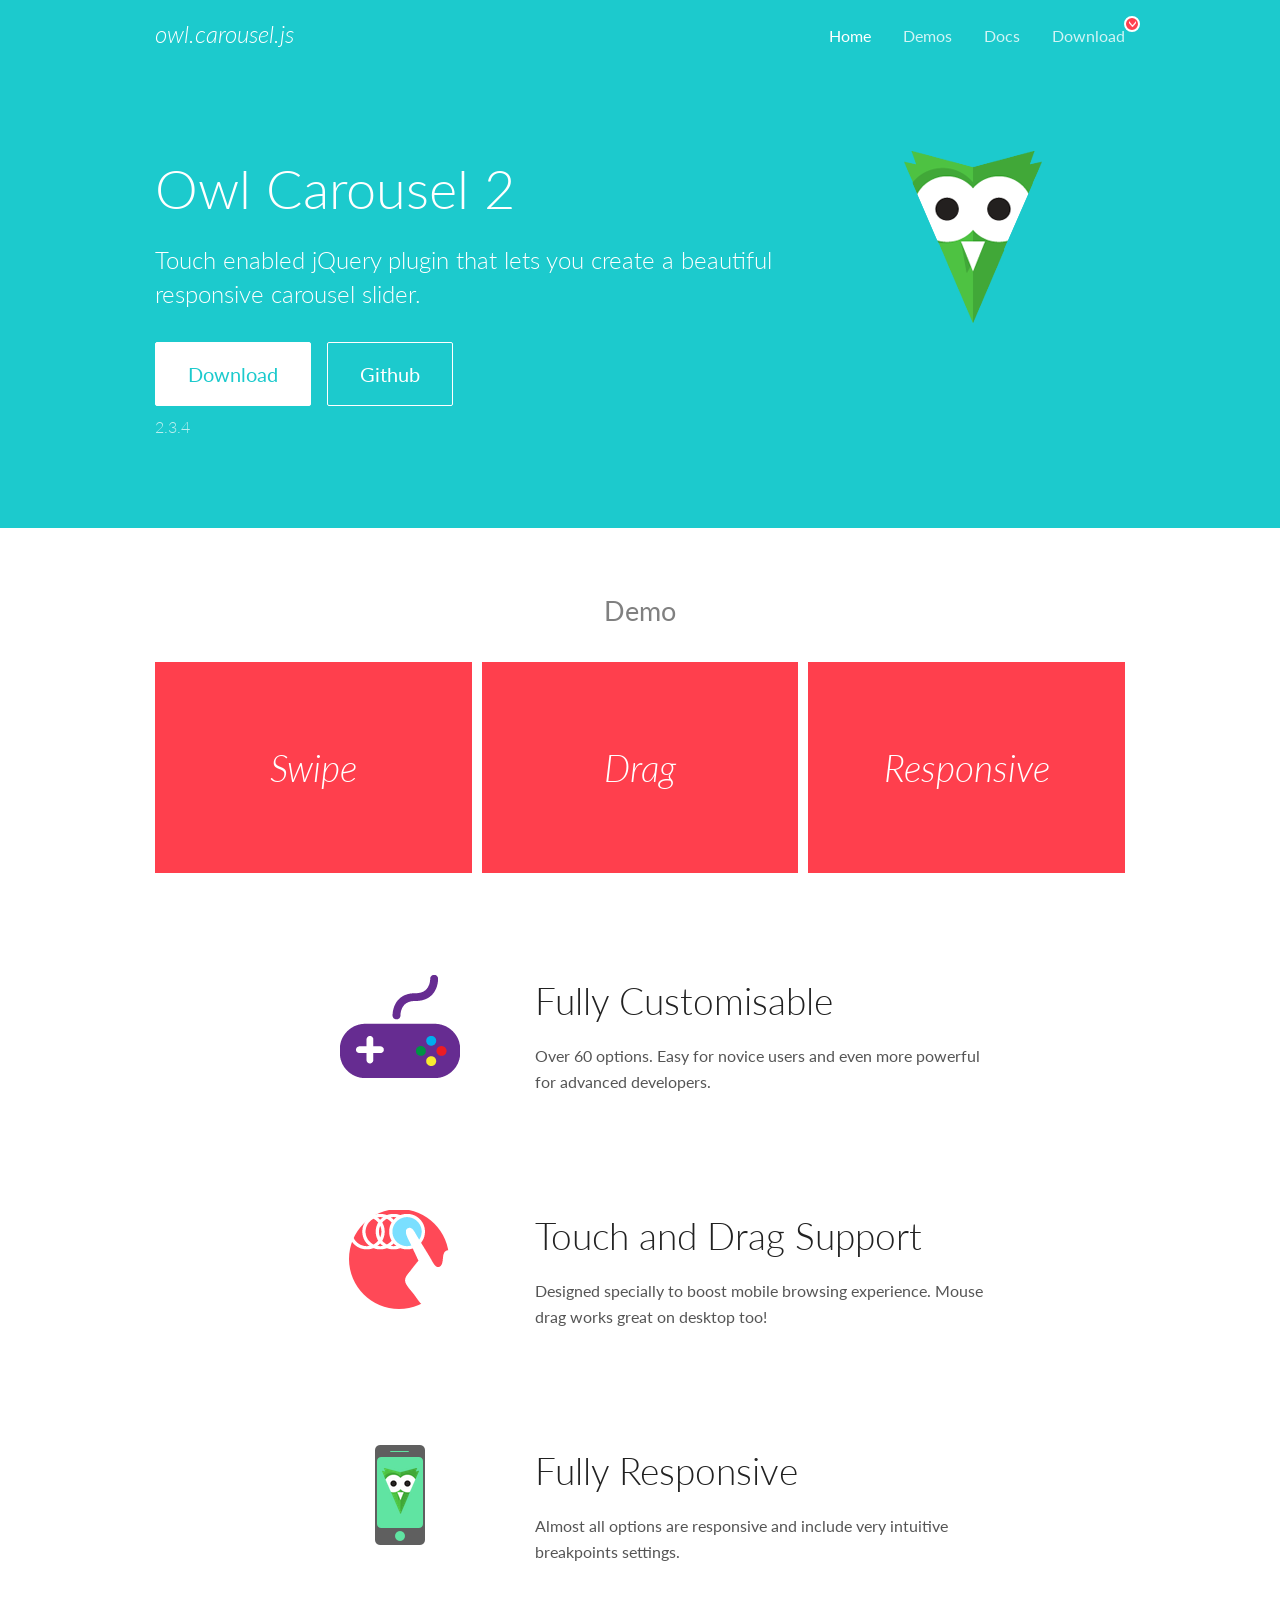
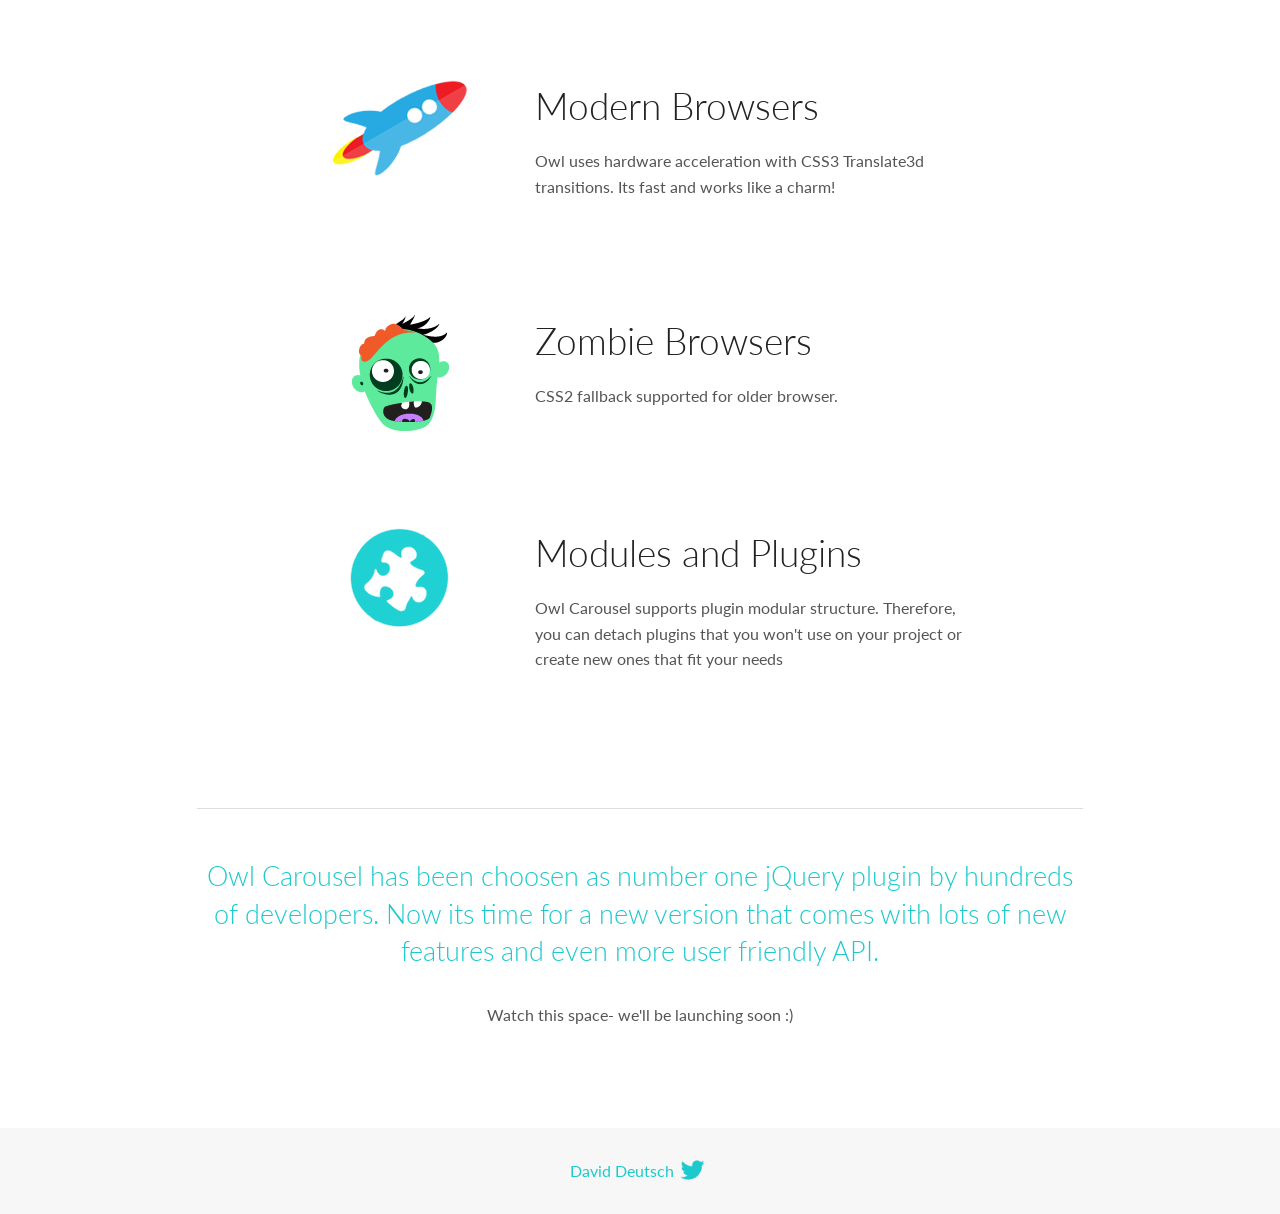
<file: web/corosel/docs/index.html>
<!DOCTYPE html>
<html lang="en">
  <head>

    <!-- head -->
    <meta charset="utf-8">
    <meta name="msapplication-tap-highlight" content="no" />
    <meta name="viewport" content="width=device-width, initial-scale=1.0" />
    <meta name="description" content="Touch enabled jQuery plugin that lets you create beautiful responsive carousel slider.">
    <meta name="author" content="David Deutsch">
    <title>
      Home | Owl Carousel | 2.3.4
    </title>

    <!-- Stylesheets -->
    <link href='https://fonts.googleapis.com/css?family=Lato:300,400,700,400italic,300italic' rel='stylesheet' type='text/css'>
    <link rel="stylesheet" href="assets/css/docs.theme.min.css">

    <!-- Owl Stylesheets -->
    <link rel="stylesheet" href="assets/owlcarousel/assets/owl.carousel.min.css">
    <link rel="stylesheet" href="assets/owlcarousel/assets/owl.theme.default.min.css">

    <!-- HTML5 shim and Respond.js IE8 support of HTML5 elements and media queries -->

    <!--[if lt IE 9]>
      <script src="https://oss.maxcdn.com/libs/html5shiv/3.7.0/html5shiv.js"></script>
      <script src="https://oss.maxcdn.com/libs/respond.js/1.3.0/respond.min.js"></script>
    <![endif]-->

    <!-- Favicons -->
    <link rel="apple-touch-icon-precomposed" sizes="144x144" href="assets/ico/apple-touch-icon-144-precomposed.png">
    <link rel="shortcut icon" href="assets/ico/favicon.png">
    <link rel="shortcut icon" href="favicon.ico">

    <!-- Yeah i know js should not be in header. Its required for demos.-->

    <!-- javascript -->
    <script src="assets/vendors/jquery.min.js"></script>
    <script src="assets/owlcarousel/owl.carousel.js"></script>
  </head>
  <body>

    <!-- header -->
    <header class="header">
      <div class="row">
        <div class="large-12 columns">
          <div class="brand left">
            <h3>
              <a href="/OwlCarousel2/">owl.carousel.js</a> 
            </h3>
          </div>
          <a id="toggle-nav" class="right">
            <span></span> <span></span> <span></span> 
          </a> 
          <div class="nav-bar">
            <ul class="clearfix">
              <li class="active">
                <a href="/OwlCarousel2/index.html">Home</a> 
              </li>
              <li> <a href="/OwlCarousel2/demos/demos.html">Demos</a>  </li>
              <li> <a href="/OwlCarousel2/docs/started-welcome.html">Docs</a>  </li>
              <li>
                <a href="https://github.com/OwlCarousel2/OwlCarousel2/archive/2.3.4.zip">Download</a> 
                <span class="download"></span> 
              </li>
            </ul>
          </div>
        </div>
      </div>
    </header>

    <!-- home panel -->
    <section id="hero">
      <div class="row">
        <div class="large-8 medium-8 columns">
          <h1>Owl Carousel 2</h1>
          <h4>Touch enabled jQuery plugin that lets you create a beautiful responsive carousel slider.</h4>
          <a href="https://github.com/OwlCarousel2/OwlCarousel2/archive/2.3.4.zip" class="hero-button">Download</a> 
          <a href="https://github.com/OwlCarousel2/OwlCarousel2" class="hero-button outline">Github</a> 
          <p>2.3.4</p>
        </div>
        <div class="large-4 medium-4 columns">
          <img class="owl-logo" src="assets/img/owl-logo.png" alt="mr. Owl">
        </div>
      </div>
    </section>

    <!-- body -->
    <div class="home-demo">
      <div class="row">
        <div class="large-12 columns">
          <h3>Demo</h3>
          <div class="owl-carousel">
            <div class="item">
              <h2>Swipe</h2>
            </div>
            <div class="item">
              <h2>Drag</h2>
            </div>
            <div class="item">
              <h2>Responsive</h2>
            </div>
            <div class="item">
              <h2>CSS3</h2>
            </div>
            <div class="item">
              <h2>Fast</h2>
            </div>
            <div class="item">
              <h2>Easy</h2>
            </div>
            <div class="item">
              <h2>Free</h2>
            </div>
            <div class="item">
              <h2>Upgradable</h2>
            </div>
            <div class="item">
              <h2>Tons of options</h2>
            </div>
            <div class="item">
              <h2>Infinity</h2>
            </div>
            <div class="item">
              <h2>Auto Width</h2>
            </div>
          </div>
        </div>
      </div>
    </div>
    <script>
      var owl = $('.owl-carousel');
      owl.owlCarousel({
        margin: 10,
        loop: true,
        responsive: {
          0: {
            items: 1
          },
          600: {
            items: 2
          },
          1000: {
            items: 3
          }
        }
      })
    </script>

    <!-- features -->
    <div id="features">
      <div class="row">
        <div class="small-12 medium-9 small-centered columns">
          <section class="row feature">
            <div class="medium-4 small-12 columns">
              <img src="assets/img/feature-options.png" alt="">
            </div>
            <div class="medium-8 small-12 columns">
              <h2>Fully Customisable</h2>
              <p>Over 60 options. Easy for novice users and even more powerful for advanced developers.</p>
            </div>
          </section>
          <section class="row feature">
            <div class="medium-4 small-12 columns">
              <img src="assets/img/feature-drag.png" alt="">
            </div>
            <div class="medium-8 small-12 columns">
              <h2>Touch and Drag Support</h2>
              <p>Designed specially to boost mobile browsing experience. Mouse drag works great on desktop too!</p>
            </div>
          </section>
          <section class="row feature">
            <div class="medium-4 small-12 columns">
              <img src="assets/img/feature-responsive.png" alt="">
            </div>
            <div class="medium-8 small-12 columns">
              <h2>Fully Responsive</h2>
              <p>Almost all options are responsive and include very intuitive breakpoints settings.</p>
            </div>
          </section>
          <section class="row feature">
            <div class="medium-4 small-12 columns">
              <img src="assets/img/feature-modern.png" alt="">
            </div>
            <div class="medium-8 small-12 columns">
              <h2>Modern Browsers</h2>
              <p>Owl uses hardware acceleration with CSS3 Translate3d transitions. Its fast and works like a charm! </p>
            </div>
          </section>
          <section class="row feature">
            <div class="medium-4 small-12 columns">
              <img src="assets/img/feature-zombie.png" alt="">
            </div>
            <div class="medium-8 small-12 columns">
              <h2>Zombie Browsers</h2>
              <p>CSS2 fallback supported for older browser.</p>
            </div>
          </section>
          <section class="row feature">
            <div class="medium-4 small-12 columns">
              <img src="assets/img/feature-module.png" alt="">
            </div>
            <div class="medium-8 small-12 columns">
              <h2>Modules and Plugins</h2>
              <p>Owl Carousel supports plugin modular structure. Therefore, you can detach plugins that you won&#x27;t use on your project or create new ones that fit your needs</p>
            </div>
          </section>
        </div>
      </div>
    </div>

    <!-- footer -->
    <section id="teaser-text">
      <div class="row">
        <div class="small-12 medium-11 small-centered columns">
          <hr>
          <h3 id="owl-carousel-has-been-choosen-as-number-one-jquery-plugin-by-hundreds-of-developers-now-its-time-for-a-new-version-that-comes-with-lots-of-new-features-and-even-more-user-friendly-api-">Owl Carousel has been choosen as number one jQuery plugin by hundreds of developers. Now its time for a new version that comes with lots of new features and even more user friendly API.</h3>
          <p>Watch this space- we&#39;ll be launching soon :)</p>
        </div>
      </div>
    </section>

    <!-- footer -->
    <footer class="footer">
      <div class="row">
        <div class="large-12 columns">
          <h5>
            <a href="/OwlCarousel2/docs/support-contact.html">David Deutsch</a> 
            <a id="custom-tweet-button" href="https://twitter.com/share?url=https://github.com/OwlCarousel2/OwlCarousel2&text=Owl Carousel - This is so awesome! " target="_blank"></a> 
          </h5>
        </div>
      </div>
    </footer>

    <!-- vendors -->
    <script src="assets/vendors/highlight.js"></script>
    <script src="assets/js/app.js"></script>
  </body>
</html>
</file>
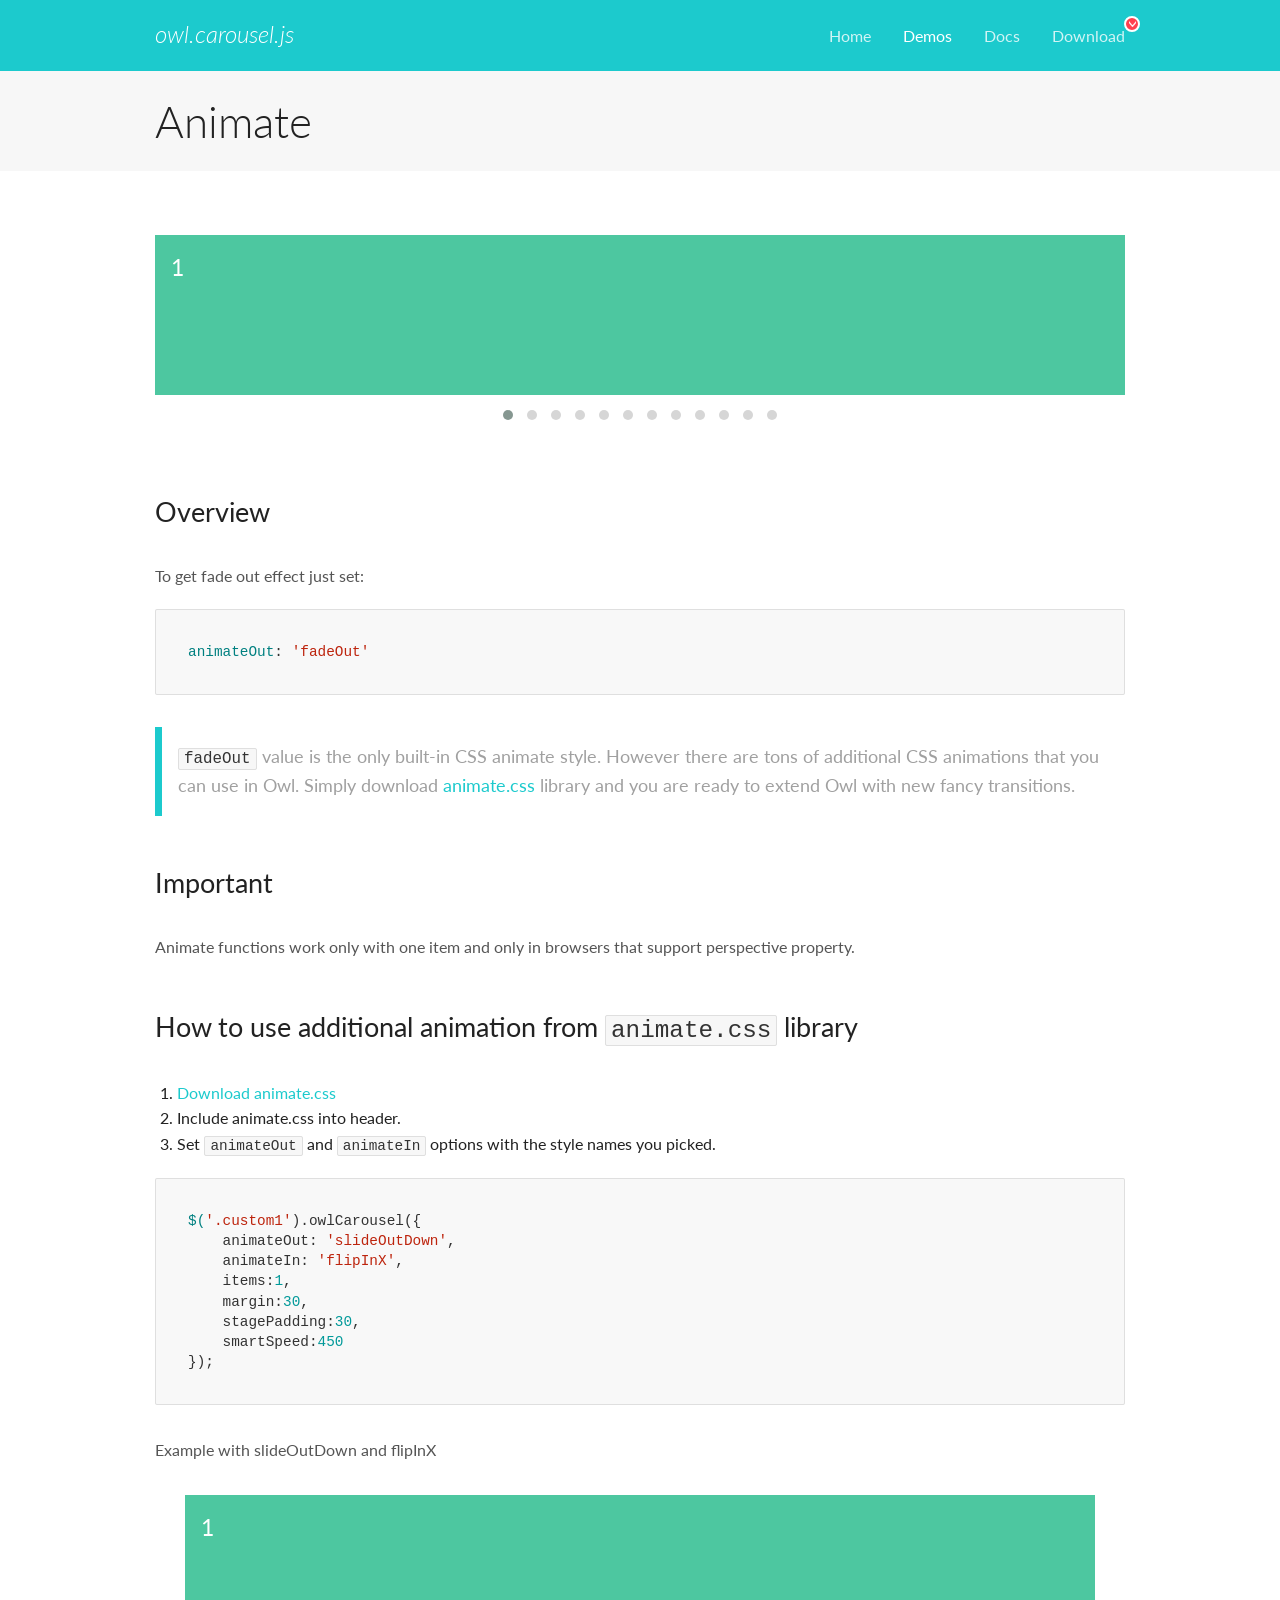
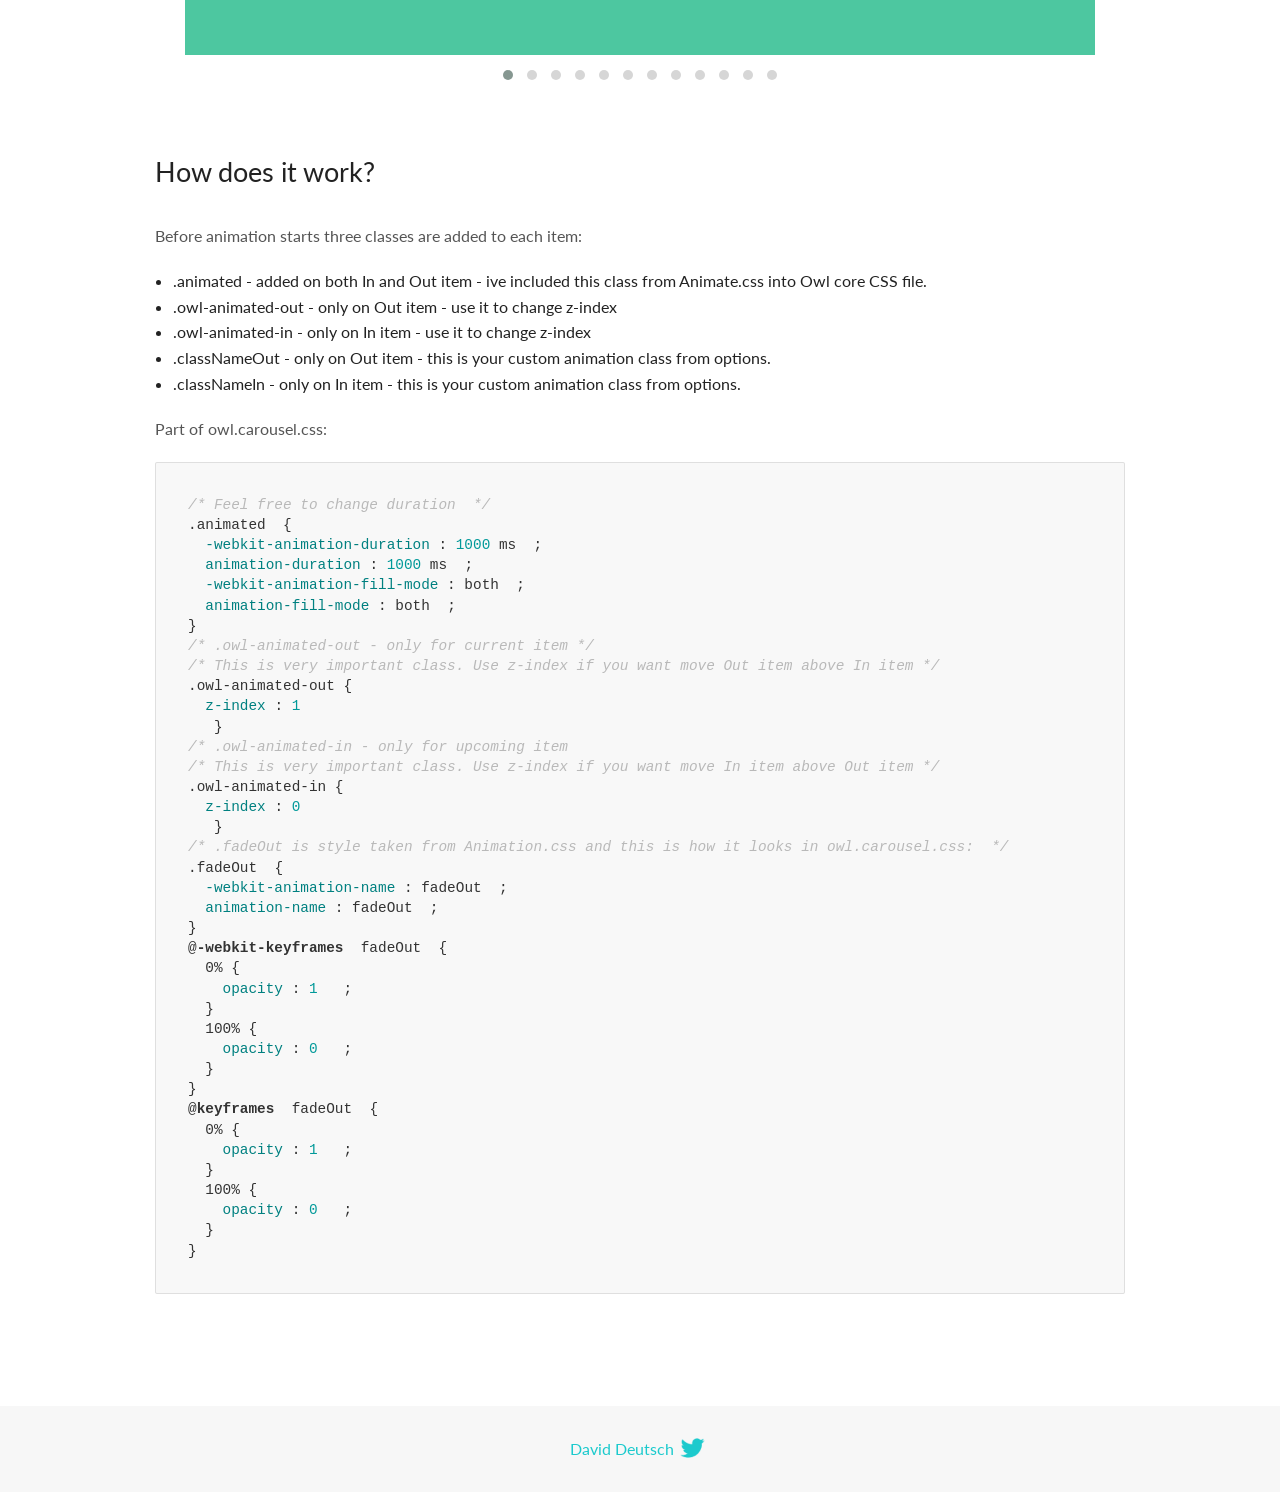
<file: web/corosel/docs/demos/animate.html>
<!DOCTYPE html>
<html lang="en">
  <head>

    <!-- head -->
    <meta charset="utf-8">
    <meta name="msapplication-tap-highlight" content="no" />
    <meta name="viewport" content="width=device-width, initial-scale=1.0" />
    <meta name="description" content="Animate carousel">
    <meta name="author" content="David Deutsch">
    <title>
      Animate Demo | Owl Carousel | 2.3.4
    </title>

    <!-- Stylesheets -->
    <link href='https://fonts.googleapis.com/css?family=Lato:300,400,700,400italic,300italic' rel='stylesheet' type='text/css'>
    <link rel="stylesheet" href="../assets/css/docs.theme.min.css">

    <!-- Owl Stylesheets -->
    <link rel="stylesheet" href="../assets/owlcarousel/assets/owl.carousel.min.css">
    <link rel="stylesheet" href="../assets/owlcarousel/assets/owl.theme.default.min.css">

    <!-- HTML5 shim and Respond.js IE8 support of HTML5 elements and media queries -->

    <!--[if lt IE 9]>
      <script src="https://oss.maxcdn.com/libs/html5shiv/3.7.0/html5shiv.js"></script>
      <script src="https://oss.maxcdn.com/libs/respond.js/1.3.0/respond.min.js"></script>
    <![endif]-->

    <!-- Favicons -->
    <link rel="apple-touch-icon-precomposed" sizes="144x144" href="../assets/ico/apple-touch-icon-144-precomposed.png">
    <link rel="shortcut icon" href="../assets/ico/favicon.png">
    <link rel="shortcut icon" href="favicon.ico">

    <!-- Yeah i know js should not be in header. Its required for demos.-->

    <!-- javascript -->
    <script src="../assets/vendors/jquery.min.js"></script>
    <script src="../assets/owlcarousel/owl.carousel.js"></script>
  </head>
  <body>

    <!-- header -->
    <header class="header">
      <div class="row">
        <div class="large-12 columns">
          <div class="brand left">
            <h3>
              <a href="/OwlCarousel2/">owl.carousel.js</a> 
            </h3>
          </div>
          <a id="toggle-nav" class="right">
            <span></span> <span></span> <span></span> 
          </a> 
          <div class="nav-bar">
            <ul class="clearfix">
              <li> <a href="/OwlCarousel2/index.html">Home</a>  </li>
              <li class="active">
                <a href="/OwlCarousel2/demos/demos.html">Demos</a> 
              </li>
              <li> <a href="/OwlCarousel2/docs/started-welcome.html">Docs</a>  </li>
              <li>
                <a href="https://github.com/OwlCarousel2/OwlCarousel2/archive/2.3.4.zip">Download</a> 
                <span class="download"></span> 
              </li>
            </ul>
          </div>
        </div>
      </div>
    </header>

    <!-- title -->
    <section class="title">
      <div class="row">
        <div class="large-12 columns">
          <h1>Animate</h1>
        </div>
      </div>
    </section>

    <!--  Demos -->
    <section id="demos">
      <div class="row">
        <div class="large-12 columns">
          <div class="fadeOut owl-carousel owl-theme">
            <div class="item">
              <h4>1</h4>
            </div>
            <div class="item">
              <h4>2</h4>
            </div>
            <div class="item">
              <h4>3</h4>
            </div>
            <div class="item">
              <h4>4</h4>
            </div>
            <div class="item">
              <h4>5</h4>
            </div>
            <div class="item">
              <h4>6</h4>
            </div>
            <div class="item">
              <h4>7</h4>
            </div>
            <div class="item">
              <h4>8</h4>
            </div>
            <div class="item">
              <h4>9</h4>
            </div>
            <div class="item">
              <h4>10</h4>
            </div>
            <div class="item">
              <h4>11</h4>
            </div>
            <div class="item">
              <h4>12</h4>
            </div>
          </div>
          <h3 id="overview">Overview</h3>
          <p>To get fade out effect just set:</p>
          <pre><code>animateOut: &#39;fadeOut&#39;</code></pre>
          <blockquote>
            <p><code>fadeOut</code> value is the only built-in CSS animate style. However there are tons of additional CSS animations that you can use in Owl. Simply download
              <a href="https://daneden.github.io/animate.css/">animate.css</a>  library and you are ready to extend Owl with new fancy transitions.</p>
          </blockquote>
          <h3 id="important">Important</h3>
          <p>Animate functions work only with one item and only in browsers that support perspective property.</p>
          <h3 id="how-to-use-additional-animation-from-animate-css-library">How to use additional animation from <code>animate.css</code> library</h3>
          <ol>
            <li> <a href="https://daneden.github.io/animate.css/">Download animate.css</a>  </li>
            <li>Include animate.css into header.</li>
            <li>Set <code>animateOut</code> and <code>animateIn</code> options with the style names you picked.</li>
          </ol>
          <pre><code>$(&#39;.custom1&#39;).owlCarousel({
    animateOut: &#39;slideOutDown&#39;,
    animateIn: &#39;flipInX&#39;,
    items:1,
    margin:30,
    stagePadding:30,
    smartSpeed:450
});</code></pre>
          <p>Example with slideOutDown and flipInX</p>
          <div class="custom1 owl-carousel owl-theme">
            <div class="item">
              <h4>1</h4>
            </div>
            <div class="item">
              <h4>2</h4>
            </div>
            <div class="item">
              <h4>3</h4>
            </div>
            <div class="item">
              <h4>4</h4>
            </div>
            <div class="item">
              <h4>5</h4>
            </div>
            <div class="item">
              <h4>6</h4>
            </div>
            <div class="item">
              <h4>7</h4>
            </div>
            <div class="item">
              <h4>8</h4>
            </div>
            <div class="item">
              <h4>9</h4>
            </div>
            <div class="item">
              <h4>10</h4>
            </div>
            <div class="item">
              <h4>11</h4>
            </div>
            <div class="item">
              <h4>12</h4>
            </div>
          </div>
          <h3 id="how-does-it-work-">How does it work?</h3>
          <p>Before animation starts three classes are added to each item:</p>
          <ul>
            <li>.animated - added on both In and Out item - ive included this class from Animate.css into Owl core CSS file.</li>
            <li>.owl-animated-out - only on Out item - use it to change z-index</li>
            <li>.owl-animated-in - only on In item - use it to change z-index</li>
            <li>.classNameOut - only on Out item - this is your custom animation class from options.</li>
            <li>.classNameIn - only on In item - this is your custom animation class from options.</li>
          </ul>
          <p>Part of owl.carousel.css:</p>
          <pre><code class="language-css"><span class="comment">/* Feel free to change duration  */</span> 
<span class="class">.animated</span>  <span class="rules">{
  <span class="rule"><span class="attribute">-webkit-animation-duration</span> :<span class="value"> <span class="number">1000</span> ms</span> </span> ;
  <span class="rule"><span class="attribute">animation-duration</span> :<span class="value"> <span class="number">1000</span> ms</span> </span> ;
  <span class="rule"><span class="attribute">-webkit-animation-fill-mode</span> :<span class="value"> both</span> </span> ;
  <span class="rule"><span class="attribute">animation-fill-mode</span> :<span class="value"> both</span> </span> ;
<span class="rule">}</span> </span> 
<span class="comment">/* .owl-animated-out - only for current item */</span> 
<span class="comment">/* This is very important class. Use z-index if you want move Out item above In item */</span> 
<span class="class">.owl-animated-out</span> <span class="rules">{
  <span class="rule"><span class="attribute">z-index</span> :<span class="value"> <span class="number">1</span> 
</span> </span> </span> }
<span class="comment">/* .owl-animated-in - only for upcoming item
/* This is very important class. Use z-index if you want move In item above Out item */</span> 
<span class="class">.owl-animated-in</span> <span class="rules">{
  <span class="rule"><span class="attribute">z-index</span> :<span class="value"> <span class="number">0</span> 
</span> </span> </span> }
<span class="comment">/* .fadeOut is style taken from Animation.css and this is how it looks in owl.carousel.css:  */</span> 
<span class="class">.fadeOut</span>  <span class="rules">{
  <span class="rule"><span class="attribute">-webkit-animation-name</span> :<span class="value"> fadeOut</span> </span> ;
  <span class="rule"><span class="attribute">animation-name</span> :<span class="value"> fadeOut</span> </span> ;
<span class="rule">}</span> </span> 
<span class="at_rule">@<span class="keyword">-webkit-keyframes</span>  fadeOut </span> {
  0% <span class="rules">{
    <span class="rule"><span class="attribute">opacity</span> :<span class="value"> <span class="number">1</span> </span> </span> ;
  <span class="rule">}</span> </span> 
  100% <span class="rules">{
    <span class="rule"><span class="attribute">opacity</span> :<span class="value"> <span class="number">0</span> </span> </span> ;
  <span class="rule">}</span> </span> 
}
<span class="at_rule">@<span class="keyword">keyframes</span>  fadeOut </span> {
  0% <span class="rules">{
    <span class="rule"><span class="attribute">opacity</span> :<span class="value"> <span class="number">1</span> </span> </span> ;
  <span class="rule">}</span> </span> 
  100% <span class="rules">{
    <span class="rule"><span class="attribute">opacity</span> :<span class="value"> <span class="number">0</span> </span> </span> ;
  <span class="rule">}</span> </span> 
}</code></pre>
          <link rel="stylesheet" href="../assets/css/animate.css">
          <script>
            jQuery(document).ready(function($) {
              $('.fadeOut').owlCarousel({
                items: 1,
                animateOut: 'fadeOut',
                loop: true,
                margin: 10,
              });
              $('.custom1').owlCarousel({
                animateOut: 'slideOutDown',
                animateIn: 'flipInX',
                items: 1,
                margin: 30,
                stagePadding: 30,
                smartSpeed: 450
              });
            });
          </script>
        </div>
      </div>
    </section>

    <!-- footer -->
    <footer class="footer">
      <div class="row">
        <div class="large-12 columns">
          <h5>
            <a href="/OwlCarousel2/docs/support-contact.html">David Deutsch</a> 
            <a id="custom-tweet-button" href="https://twitter.com/share?url=https://github.com/OwlCarousel2/OwlCarousel2&text=Owl Carousel - This is so awesome! " target="_blank"></a> 
          </h5>
        </div>
      </div>
    </footer>

    <!-- vendors -->
    <script src="../assets/vendors/highlight.js"></script>
    <script src="../assets/js/app.js"></script>
  </body>
</html>
</file>
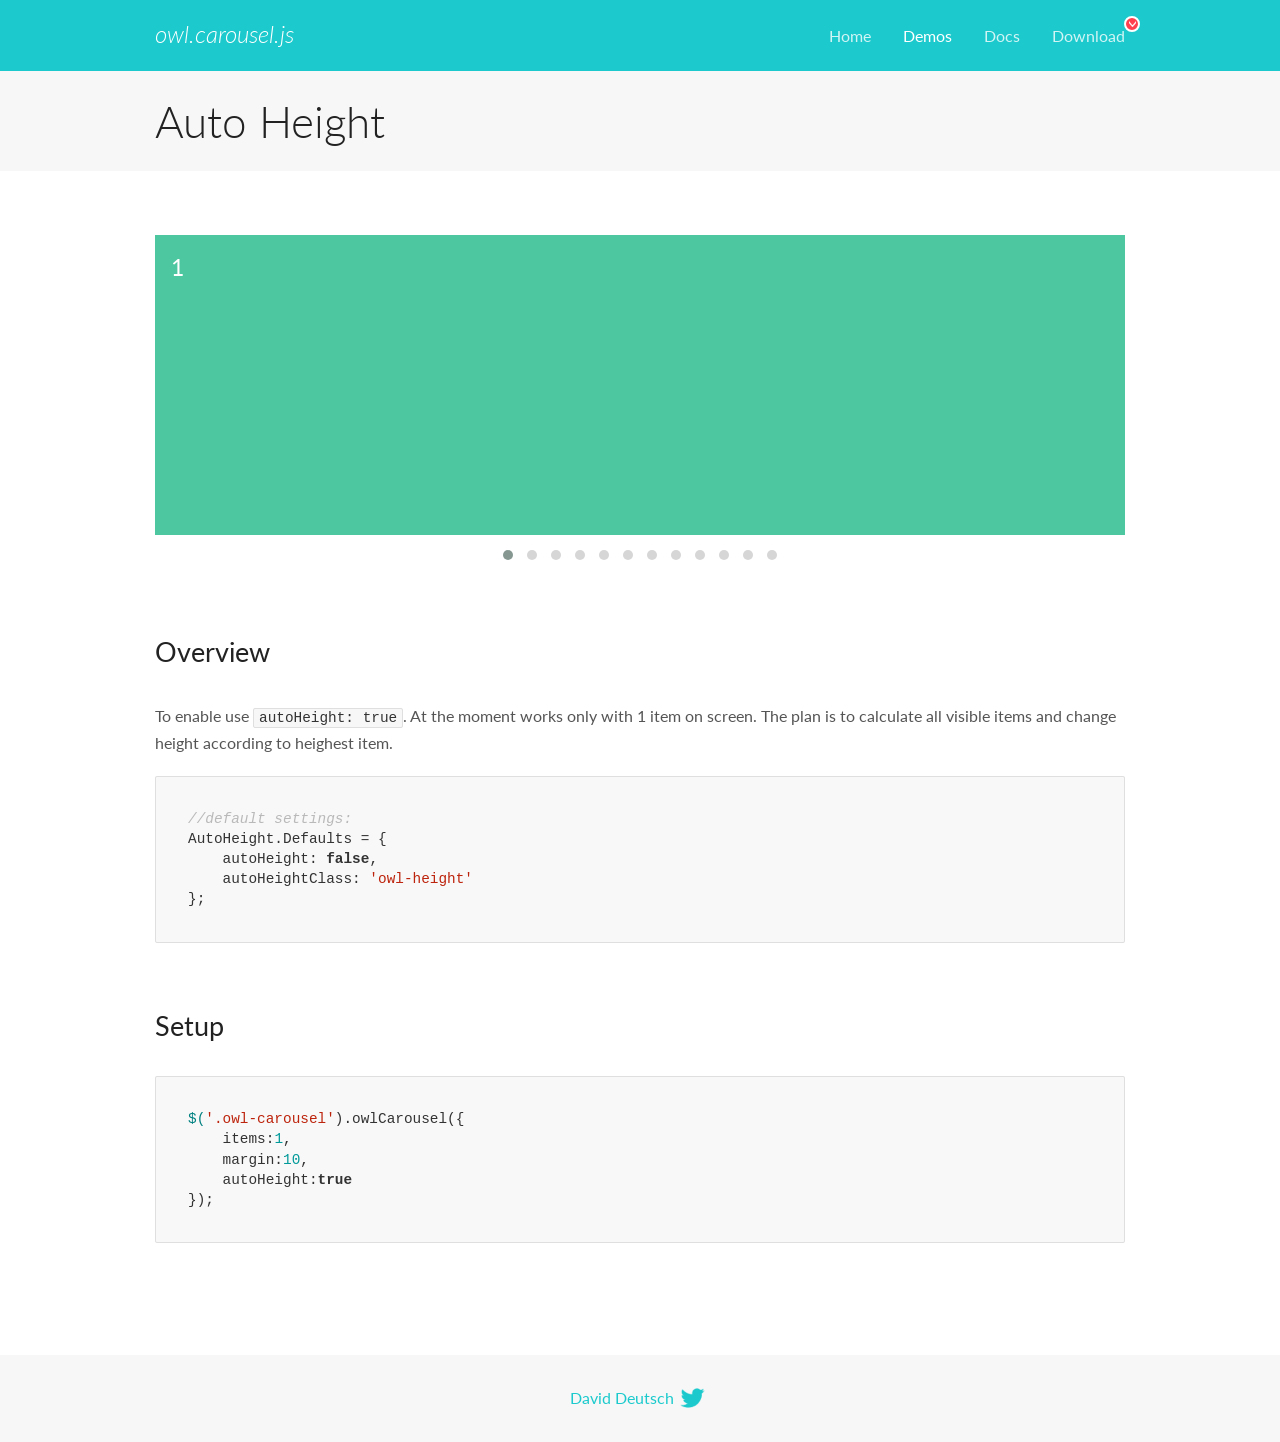
<file: web/corosel/docs/demos/autoheight.html>
<!DOCTYPE html>
<html lang="en">
  <head>

    <!-- head -->
    <meta charset="utf-8">
    <meta name="msapplication-tap-highlight" content="no" />
    <meta name="viewport" content="width=device-width, initial-scale=1.0" />
    <meta name="description" content="autoHeight usage demo">
    <meta name="author" content="David Deutsch">
    <title>
      Auto Height Demo | Owl Carousel | 2.3.4
    </title>

    <!-- Stylesheets -->
    <link href='https://fonts.googleapis.com/css?family=Lato:300,400,700,400italic,300italic' rel='stylesheet' type='text/css'>
    <link rel="stylesheet" href="../assets/css/docs.theme.min.css">

    <!-- Owl Stylesheets -->
    <link rel="stylesheet" href="../assets/owlcarousel/assets/owl.carousel.min.css">
    <link rel="stylesheet" href="../assets/owlcarousel/assets/owl.theme.default.min.css">

    <!-- HTML5 shim and Respond.js IE8 support of HTML5 elements and media queries -->

    <!--[if lt IE 9]>
      <script src="https://oss.maxcdn.com/libs/html5shiv/3.7.0/html5shiv.js"></script>
      <script src="https://oss.maxcdn.com/libs/respond.js/1.3.0/respond.min.js"></script>
    <![endif]-->

    <!-- Favicons -->
    <link rel="apple-touch-icon-precomposed" sizes="144x144" href="../assets/ico/apple-touch-icon-144-precomposed.png">
    <link rel="shortcut icon" href="../assets/ico/favicon.png">
    <link rel="shortcut icon" href="favicon.ico">

    <!-- Yeah i know js should not be in header. Its required for demos.-->

    <!-- javascript -->
    <script src="../assets/vendors/jquery.min.js"></script>
    <script src="../assets/owlcarousel/owl.carousel.js"></script>
  </head>
  <body>

    <!-- header -->
    <header class="header">
      <div class="row">
        <div class="large-12 columns">
          <div class="brand left">
            <h3>
              <a href="/OwlCarousel2/">owl.carousel.js</a> 
            </h3>
          </div>
          <a id="toggle-nav" class="right">
            <span></span> <span></span> <span></span> 
          </a> 
          <div class="nav-bar">
            <ul class="clearfix">
              <li> <a href="/OwlCarousel2/index.html">Home</a>  </li>
              <li class="active">
                <a href="/OwlCarousel2/demos/demos.html">Demos</a> 
              </li>
              <li> <a href="/OwlCarousel2/docs/started-welcome.html">Docs</a>  </li>
              <li>
                <a href="https://github.com/OwlCarousel2/OwlCarousel2/archive/2.3.4.zip">Download</a> 
                <span class="download"></span> 
              </li>
            </ul>
          </div>
        </div>
      </div>
    </header>

    <!-- title -->
    <section class="title">
      <div class="row">
        <div class="large-12 columns">
          <h1>Auto Height</h1>
        </div>
      </div>
    </section>

    <!--  Demos -->
    <section id="demos">
      <div class="row">
        <div class="large-12 columns">
          <div class="owl-carousel owl-theme">
            <div class="item" style="height:300px">
              <h4>1</h4>
            </div>
            <div class="item" style="height:100px">
              <h4>2</h4>
            </div>
            <div class="item" style="height:500px">
              <h4>3</h4>
            </div>
            <div class="item" style="height:250px">
              <h4>4</h4>
            </div>
            <div class="item" style="height:400px">
              <h4>5</h4>
            </div>
            <div class="item" style="height:500px">
              <h4>6</h4>
            </div>
            <div class="item" style="height:600px">
              <h4>7</h4>
            </div>
            <div class="item" style="height:400px">
              <h4>8</h4>
            </div>
            <div class="item" style="height:300px">
              <h4>9</h4>
            </div>
            <div class="item" style="height:350px">
              <h4>10</h4>
            </div>
            <div class="item" style="height:200px">
              <h4>11</h4>
            </div>
            <div class="item" style="height:150px">
              <h4>12</h4>
            </div>
          </div>
          <h3 id="overview">Overview</h3>
          <p>To enable use <code>autoHeight: true</code>. At the moment works only with 1 item on screen. The plan is to calculate all visible items and change height according to heighest item.</p>
          <pre><code>//default settings:
AutoHeight.Defaults = {
    autoHeight: false,
    autoHeightClass: &#39;owl-height&#39;
};</code></pre>
          <h3 id="setup">Setup</h3>
          <pre><code>$(&#39;.owl-carousel&#39;).owlCarousel({
    items:1,
    margin:10,
    autoHeight:true
});</code></pre>
          <script>
            $(document).ready(function() {
              $('.owl-carousel').owlCarousel({
                items: 1,
                margin: 10,
                autoHeight: true
              });
            })
          </script>
        </div>
      </div>
    </section>

    <!-- footer -->
    <footer class="footer">
      <div class="row">
        <div class="large-12 columns">
          <h5>
            <a href="/OwlCarousel2/docs/support-contact.html">David Deutsch</a> 
            <a id="custom-tweet-button" href="https://twitter.com/share?url=https://github.com/OwlCarousel2/OwlCarousel2&text=Owl Carousel - This is so awesome! " target="_blank"></a> 
          </h5>
        </div>
      </div>
    </footer>

    <!-- vendors -->
    <script src="../assets/vendors/highlight.js"></script>
    <script src="../assets/js/app.js"></script>
  </body>
</html>
</file>
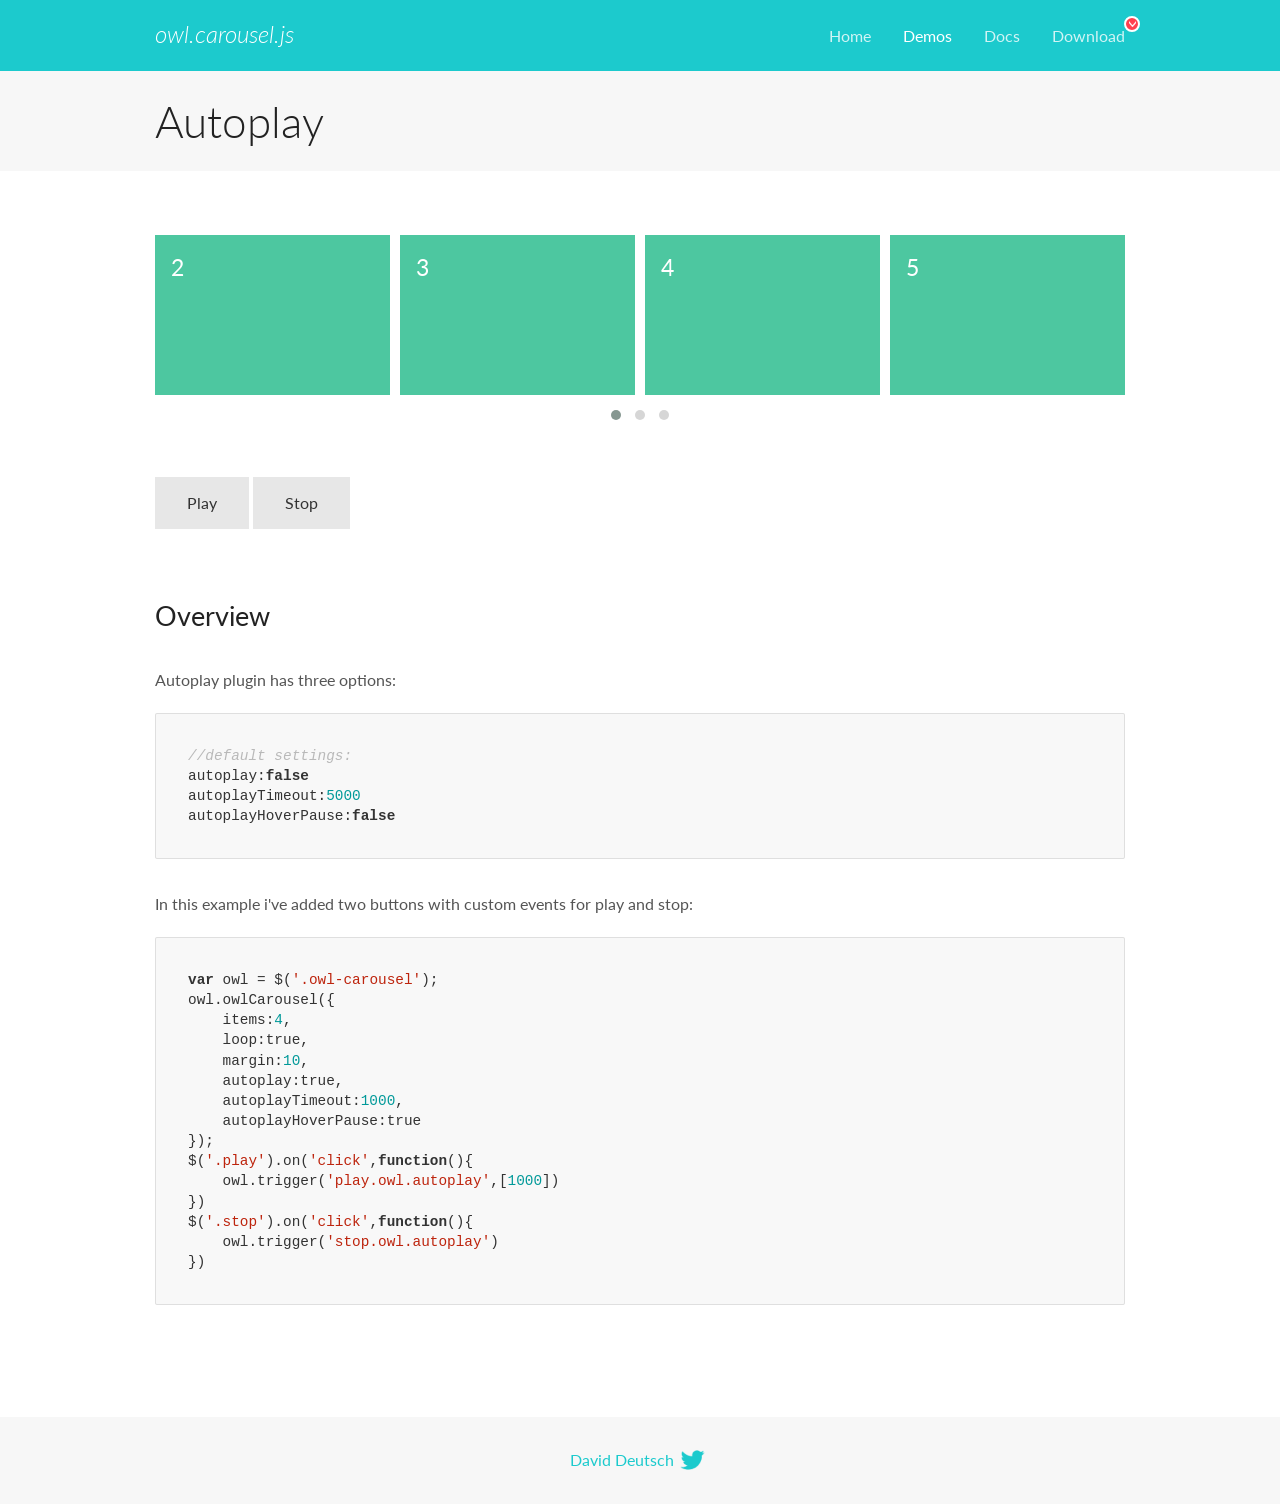
<file: web/corosel/docs/demos/autoplay.html>
<!DOCTYPE html>
<html lang="en">
  <head>

    <!-- head -->
    <meta charset="utf-8">
    <meta name="msapplication-tap-highlight" content="no" />
    <meta name="viewport" content="width=device-width, initial-scale=1.0" />
    <meta name="description" content="Autoplay usage demo">
    <meta name="author" content="David Deutsch">
    <title>
      Autoplay Demo | Owl Carousel | 2.3.4
    </title>

    <!-- Stylesheets -->
    <link href='https://fonts.googleapis.com/css?family=Lato:300,400,700,400italic,300italic' rel='stylesheet' type='text/css'>
    <link rel="stylesheet" href="../assets/css/docs.theme.min.css">

    <!-- Owl Stylesheets -->
    <link rel="stylesheet" href="../assets/owlcarousel/assets/owl.carousel.min.css">
    <link rel="stylesheet" href="../assets/owlcarousel/assets/owl.theme.default.min.css">

    <!-- HTML5 shim and Respond.js IE8 support of HTML5 elements and media queries -->

    <!--[if lt IE 9]>
      <script src="https://oss.maxcdn.com/libs/html5shiv/3.7.0/html5shiv.js"></script>
      <script src="https://oss.maxcdn.com/libs/respond.js/1.3.0/respond.min.js"></script>
    <![endif]-->

    <!-- Favicons -->
    <link rel="apple-touch-icon-precomposed" sizes="144x144" href="../assets/ico/apple-touch-icon-144-precomposed.png">
    <link rel="shortcut icon" href="../assets/ico/favicon.png">
    <link rel="shortcut icon" href="favicon.ico">

    <!-- Yeah i know js should not be in header. Its required for demos.-->

    <!-- javascript -->
    <script src="../assets/vendors/jquery.min.js"></script>
    <script src="../assets/owlcarousel/owl.carousel.js"></script>
  </head>
  <body>

    <!-- header -->
    <header class="header">
      <div class="row">
        <div class="large-12 columns">
          <div class="brand left">
            <h3>
              <a href="/OwlCarousel2/">owl.carousel.js</a> 
            </h3>
          </div>
          <a id="toggle-nav" class="right">
            <span></span> <span></span> <span></span> 
          </a> 
          <div class="nav-bar">
            <ul class="clearfix">
              <li> <a href="/OwlCarousel2/index.html">Home</a>  </li>
              <li class="active">
                <a href="/OwlCarousel2/demos/demos.html">Demos</a> 
              </li>
              <li> <a href="/OwlCarousel2/docs/started-welcome.html">Docs</a>  </li>
              <li>
                <a href="https://github.com/OwlCarousel2/OwlCarousel2/archive/2.3.4.zip">Download</a> 
                <span class="download"></span> 
              </li>
            </ul>
          </div>
        </div>
      </div>
    </header>

    <!-- title -->
    <section class="title">
      <div class="row">
        <div class="large-12 columns">
          <h1>Autoplay</h1>
        </div>
      </div>
    </section>

    <!--  Demos -->
    <section id="demos">
      <div class="row">
        <div class="large-12 columns">
          <div class="owl-carousel owl-theme">
            <div class="item">
              <h4>1</h4>
            </div>
            <div class="item">
              <h4>2</h4>
            </div>
            <div class="item">
              <h4>3</h4>
            </div>
            <div class="item">
              <h4>4</h4>
            </div>
            <div class="item">
              <h4>5</h4>
            </div>
            <div class="item">
              <h4>6</h4>
            </div>
            <div class="item">
              <h4>7</h4>
            </div>
            <div class="item">
              <h4>8</h4>
            </div>
            <div class="item">
              <h4>9</h4>
            </div>
            <div class="item">
              <h4>10</h4>
            </div>
            <div class="item">
              <h4>11</h4>
            </div>
            <div class="item">
              <h4>12</h4>
            </div>
          </div>
          <a class="button secondary play">Play</a> 
          <a class="button secondary stop">Stop</a> 
          <h3 id="overview">Overview</h3>
          <p>Autoplay plugin has three options:</p>
          <pre><code>//default settings:
autoplay:false
autoplayTimeout:5000
autoplayHoverPause:false</code></pre>
          <p>In this example i&#39;ve added two buttons with custom events for play and stop:</p>
          <pre><code>var owl = $(&#39;.owl-carousel&#39;);
owl.owlCarousel({
    items:4,
    loop:true,
    margin:10,
    autoplay:true,
    autoplayTimeout:1000,
    autoplayHoverPause:true
});
$(&#39;.play&#39;).on(&#39;click&#39;,function(){
    owl.trigger(&#39;play.owl.autoplay&#39;,[1000])
})
$(&#39;.stop&#39;).on(&#39;click&#39;,function(){
    owl.trigger(&#39;stop.owl.autoplay&#39;)
})</code></pre>
          <script>
            $(document).ready(function() {
              var owl = $('.owl-carousel');
              owl.owlCarousel({
                items: 4,
                loop: true,
                margin: 10,
                autoplay: true,
                autoplayTimeout: 1000,
                autoplayHoverPause: true
              });
              $('.play').on('click', function() {
                owl.trigger('play.owl.autoplay', [1000])
              })
              $('.stop').on('click', function() {
                owl.trigger('stop.owl.autoplay')
              })
            })
          </script>
        </div>
      </div>
    </section>

    <!-- footer -->
    <footer class="footer">
      <div class="row">
        <div class="large-12 columns">
          <h5>
            <a href="/OwlCarousel2/docs/support-contact.html">David Deutsch</a> 
            <a id="custom-tweet-button" href="https://twitter.com/share?url=https://github.com/OwlCarousel2/OwlCarousel2&text=Owl Carousel - This is so awesome! " target="_blank"></a> 
          </h5>
        </div>
      </div>
    </footer>

    <!-- vendors -->
    <script src="../assets/vendors/highlight.js"></script>
    <script src="../assets/js/app.js"></script>
  </body>
</html>
</file>
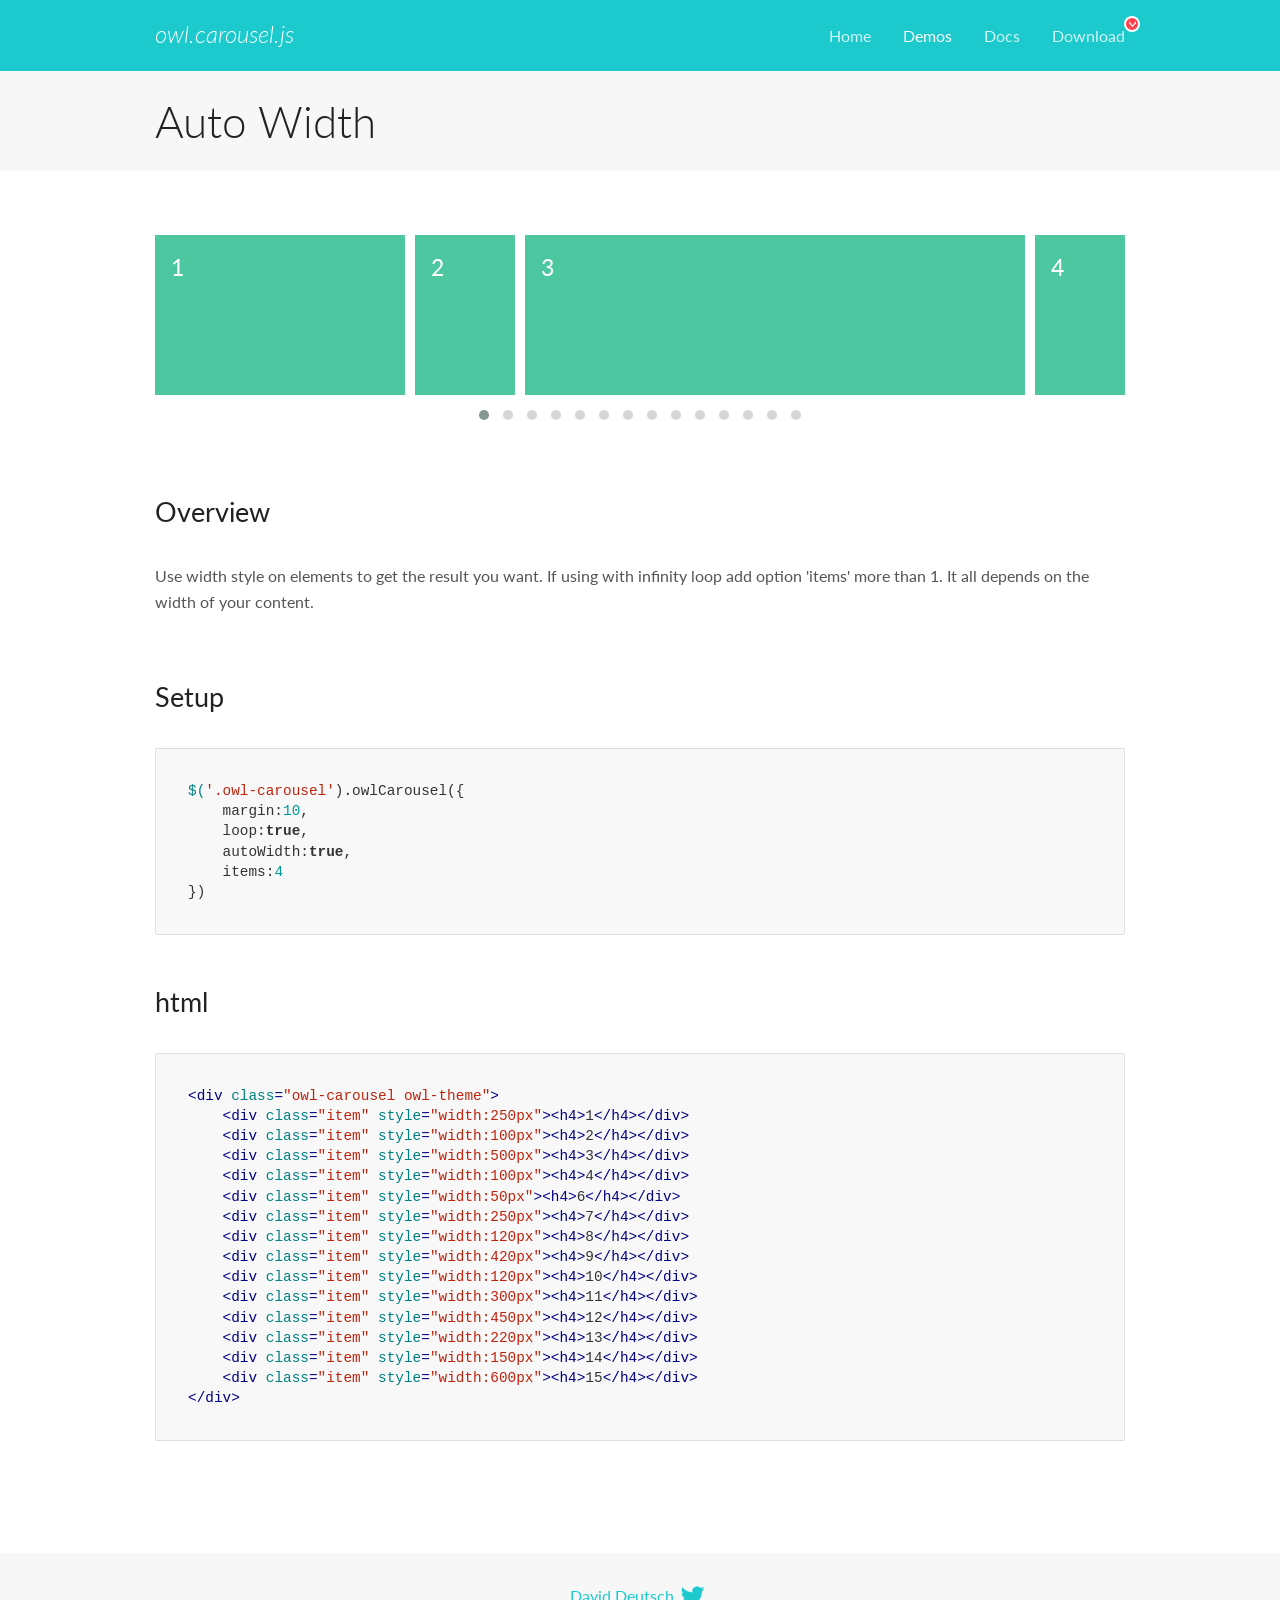
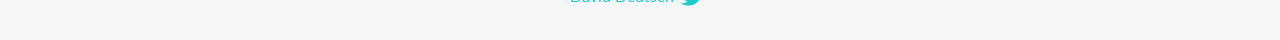
<file: web/corosel/docs/demos/autowidth.html>
<!DOCTYPE html>
<html lang="en">
  <head>

    <!-- head -->
    <meta charset="utf-8">
    <meta name="msapplication-tap-highlight" content="no" />
    <meta name="viewport" content="width=device-width, initial-scale=1.0" />
    <meta name="description" content="Auto Width">
    <meta name="author" content="David Deutsch">
    <title>
      Auto Width Demo | Owl Carousel | 2.3.4
    </title>

    <!-- Stylesheets -->
    <link href='https://fonts.googleapis.com/css?family=Lato:300,400,700,400italic,300italic' rel='stylesheet' type='text/css'>
    <link rel="stylesheet" href="../assets/css/docs.theme.min.css">

    <!-- Owl Stylesheets -->
    <link rel="stylesheet" href="../assets/owlcarousel/assets/owl.carousel.min.css">
    <link rel="stylesheet" href="../assets/owlcarousel/assets/owl.theme.default.min.css">

    <!-- HTML5 shim and Respond.js IE8 support of HTML5 elements and media queries -->

    <!--[if lt IE 9]>
      <script src="https://oss.maxcdn.com/libs/html5shiv/3.7.0/html5shiv.js"></script>
      <script src="https://oss.maxcdn.com/libs/respond.js/1.3.0/respond.min.js"></script>
    <![endif]-->

    <!-- Favicons -->
    <link rel="apple-touch-icon-precomposed" sizes="144x144" href="../assets/ico/apple-touch-icon-144-precomposed.png">
    <link rel="shortcut icon" href="../assets/ico/favicon.png">
    <link rel="shortcut icon" href="favicon.ico">

    <!-- Yeah i know js should not be in header. Its required for demos.-->

    <!-- javascript -->
    <script src="../assets/vendors/jquery.min.js"></script>
    <script src="../assets/owlcarousel/owl.carousel.js"></script>
  </head>
  <body>

    <!-- header -->
    <header class="header">
      <div class="row">
        <div class="large-12 columns">
          <div class="brand left">
            <h3>
              <a href="/OwlCarousel2/">owl.carousel.js</a> 
            </h3>
          </div>
          <a id="toggle-nav" class="right">
            <span></span> <span></span> <span></span> 
          </a> 
          <div class="nav-bar">
            <ul class="clearfix">
              <li> <a href="/OwlCarousel2/index.html">Home</a>  </li>
              <li class="active">
                <a href="/OwlCarousel2/demos/demos.html">Demos</a> 
              </li>
              <li> <a href="/OwlCarousel2/docs/started-welcome.html">Docs</a>  </li>
              <li>
                <a href="https://github.com/OwlCarousel2/OwlCarousel2/archive/2.3.4.zip">Download</a> 
                <span class="download"></span> 
              </li>
            </ul>
          </div>
        </div>
      </div>
    </header>

    <!-- title -->
    <section class="title">
      <div class="row">
        <div class="large-12 columns">
          <h1>Auto Width</h1>
        </div>
      </div>
    </section>

    <!--  Demos -->
    <section id="demos">
      <div class="row">
        <div class="large-12 columns">
          <div class="owl-carousel owl-theme">
            <div class="item" style="width:250px">
              <h4>1</h4>
            </div>
            <div class="item" style="width:100px">
              <h4>2</h4>
            </div>
            <div class="item" style="width:500px">
              <h4>3</h4>
            </div>
            <div class="item" style="width:100px">
              <h4>4</h4>
            </div>
            <div class="item" style="width:50px">
              <h4>6</h4>
            </div>
            <div class="item" style="width:250px">
              <h4>7</h4>
            </div>
            <div class="item" style="width:120px">
              <h4>8</h4>
            </div>
            <div class="item" style="width:420px">
              <h4>9</h4>
            </div>
            <div class="item" style="width:120px">
              <h4>10</h4>
            </div>
            <div class="item" style="width:300px">
              <h4>11</h4>
            </div>
            <div class="item" style="width:450px">
              <h4>12</h4>
            </div>
            <div class="item" style="width:220px">
              <h4>13</h4>
            </div>
            <div class="item" style="width:150px">
              <h4>14</h4>
            </div>
            <div class="item" style="width:600px">
              <h4>15</h4>
            </div>
          </div>
          <h3 id="overview">Overview</h3>
          <p>Use width style on elements to get the result you want. If using with infinity loop add option &#39;items&#39; more than 1. It all depends on the width of your content.</p>
          <h3 id="setup">Setup</h3>
          <pre><code>$(&#39;.owl-carousel&#39;).owlCarousel({
    margin:10,
    loop:true,
    autoWidth:true,
    items:4
})</code></pre>
          <h3 id="html">html</h3>
          <pre><code>&lt;div class=&quot;owl-carousel owl-theme&quot;&gt;
    &lt;div class=&quot;item&quot; style=&quot;width:250px&quot;&gt;&lt;h4&gt;1&lt;/h4&gt;&lt;/div&gt;
    &lt;div class=&quot;item&quot; style=&quot;width:100px&quot;&gt;&lt;h4&gt;2&lt;/h4&gt;&lt;/div&gt;
    &lt;div class=&quot;item&quot; style=&quot;width:500px&quot;&gt;&lt;h4&gt;3&lt;/h4&gt;&lt;/div&gt;
    &lt;div class=&quot;item&quot; style=&quot;width:100px&quot;&gt;&lt;h4&gt;4&lt;/h4&gt;&lt;/div&gt;
    &lt;div class=&quot;item&quot; style=&quot;width:50px&quot;&gt;&lt;h4&gt;6&lt;/h4&gt;&lt;/div&gt;
    &lt;div class=&quot;item&quot; style=&quot;width:250px&quot;&gt;&lt;h4&gt;7&lt;/h4&gt;&lt;/div&gt;
    &lt;div class=&quot;item&quot; style=&quot;width:120px&quot;&gt;&lt;h4&gt;8&lt;/h4&gt;&lt;/div&gt;
    &lt;div class=&quot;item&quot; style=&quot;width:420px&quot;&gt;&lt;h4&gt;9&lt;/h4&gt;&lt;/div&gt;
    &lt;div class=&quot;item&quot; style=&quot;width:120px&quot;&gt;&lt;h4&gt;10&lt;/h4&gt;&lt;/div&gt;
    &lt;div class=&quot;item&quot; style=&quot;width:300px&quot;&gt;&lt;h4&gt;11&lt;/h4&gt;&lt;/div&gt;
    &lt;div class=&quot;item&quot; style=&quot;width:450px&quot;&gt;&lt;h4&gt;12&lt;/h4&gt;&lt;/div&gt;
    &lt;div class=&quot;item&quot; style=&quot;width:220px&quot;&gt;&lt;h4&gt;13&lt;/h4&gt;&lt;/div&gt;
    &lt;div class=&quot;item&quot; style=&quot;width:150px&quot;&gt;&lt;h4&gt;14&lt;/h4&gt;&lt;/div&gt;
    &lt;div class=&quot;item&quot; style=&quot;width:600px&quot;&gt;&lt;h4&gt;15&lt;/h4&gt;&lt;/div&gt;
&lt;/div&gt;</code></pre>
          <script>
            $(document).ready(function() {
              $('.owl-carousel').owlCarousel({
                margin: 10,
                loop: true,
                autoWidth: true,
                items: 4
              })
            })
          </script>
        </div>
      </div>
    </section>

    <!-- footer -->
    <footer class="footer">
      <div class="row">
        <div class="large-12 columns">
          <h5>
            <a href="/OwlCarousel2/docs/support-contact.html">David Deutsch</a> 
            <a id="custom-tweet-button" href="https://twitter.com/share?url=https://github.com/OwlCarousel2/OwlCarousel2&text=Owl Carousel - This is so awesome! " target="_blank"></a> 
          </h5>
        </div>
      </div>
    </footer>

    <!-- vendors -->
    <script src="../assets/vendors/highlight.js"></script>
    <script src="../assets/js/app.js"></script>
  </body>
</html>
</file>
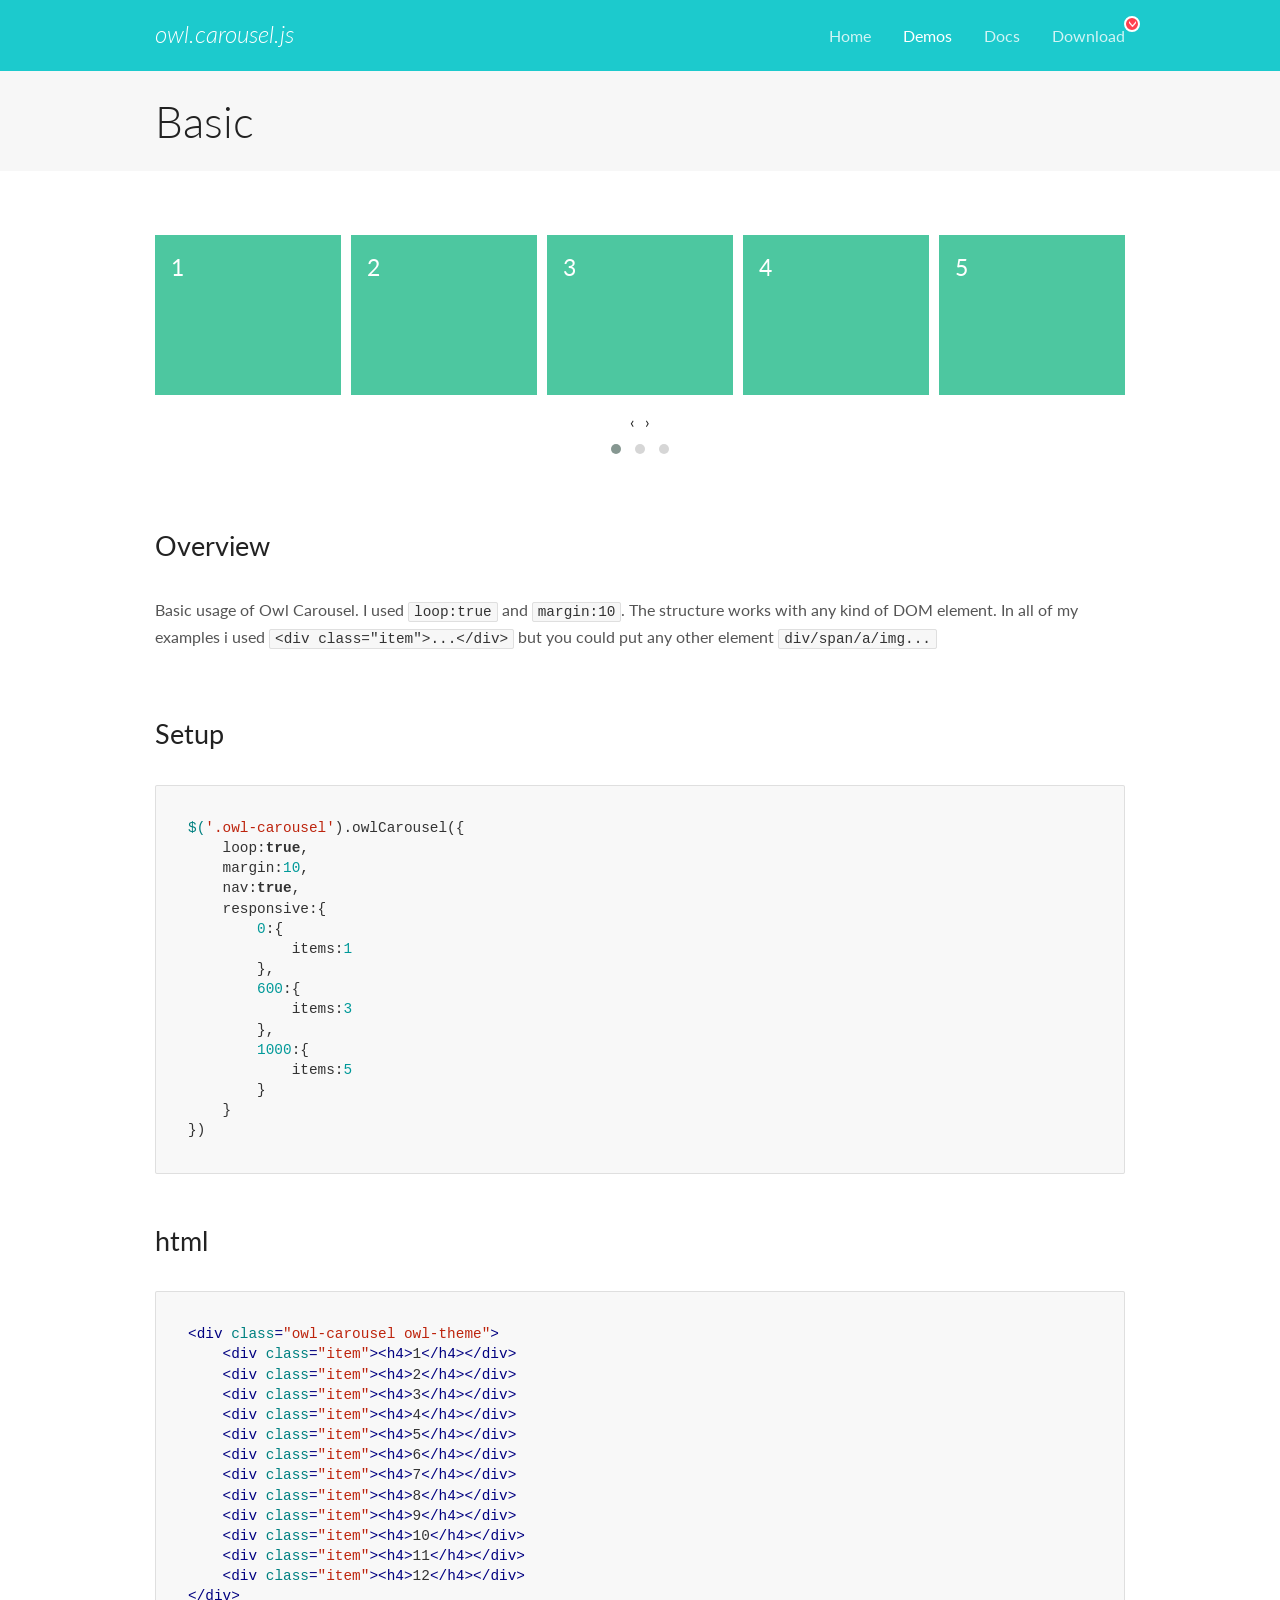
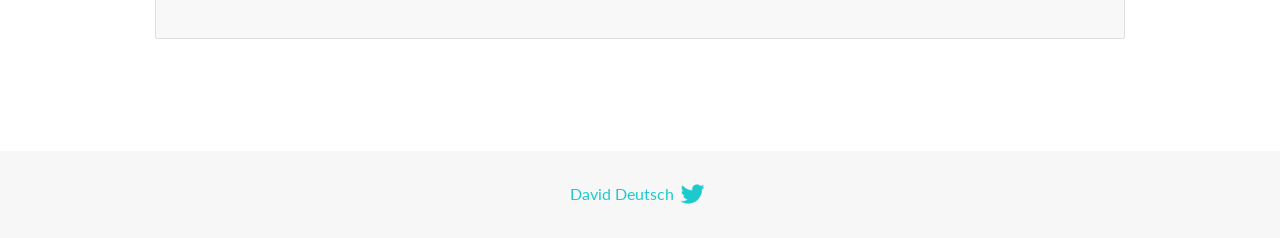
<file: web/corosel/docs/demos/basic.html>
<!DOCTYPE html>
<html lang="en">
  <head>

    <!-- head -->
    <meta charset="utf-8">
    <meta name="msapplication-tap-highlight" content="no" />
    <meta name="viewport" content="width=device-width, initial-scale=1.0" />
    <meta name="description" content="Basic usage demo">
    <meta name="author" content="David Deutsch">
    <title>
      Basic Demo | Owl Carousel | 2.3.4
    </title>

    <!-- Stylesheets -->
    <link href='https://fonts.googleapis.com/css?family=Lato:300,400,700,400italic,300italic' rel='stylesheet' type='text/css'>
    <link rel="stylesheet" href="../assets/css/docs.theme.min.css">

    <!-- Owl Stylesheets -->
    <link rel="stylesheet" href="../assets/owlcarousel/assets/owl.carousel.min.css">
    <link rel="stylesheet" href="../assets/owlcarousel/assets/owl.theme.default.min.css">

    <!-- HTML5 shim and Respond.js IE8 support of HTML5 elements and media queries -->

    <!--[if lt IE 9]>
      <script src="https://oss.maxcdn.com/libs/html5shiv/3.7.0/html5shiv.js"></script>
      <script src="https://oss.maxcdn.com/libs/respond.js/1.3.0/respond.min.js"></script>
    <![endif]-->

    <!-- Favicons -->
    <link rel="apple-touch-icon-precomposed" sizes="144x144" href="../assets/ico/apple-touch-icon-144-precomposed.png">
    <link rel="shortcut icon" href="../assets/ico/favicon.png">
    <link rel="shortcut icon" href="favicon.ico">

    <!-- Yeah i know js should not be in header. Its required for demos.-->

    <!-- javascript -->
    <script src="../assets/vendors/jquery.min.js"></script>
    <script src="../assets/owlcarousel/owl.carousel.js"></script>
  </head>
  <body>

    <!-- header -->
    <header class="header">
      <div class="row">
        <div class="large-12 columns">
          <div class="brand left">
            <h3>
              <a href="/OwlCarousel2/">owl.carousel.js</a> 
            </h3>
          </div>
          <a id="toggle-nav" class="right">
            <span></span> <span></span> <span></span> 
          </a> 
          <div class="nav-bar">
            <ul class="clearfix">
              <li> <a href="/OwlCarousel2/index.html">Home</a>  </li>
              <li class="active">
                <a href="/OwlCarousel2/demos/demos.html">Demos</a> 
              </li>
              <li> <a href="/OwlCarousel2/docs/started-welcome.html">Docs</a>  </li>
              <li>
                <a href="https://github.com/OwlCarousel2/OwlCarousel2/archive/2.3.4.zip">Download</a> 
                <span class="download"></span> 
              </li>
            </ul>
          </div>
        </div>
      </div>
    </header>

    <!-- title -->
    <section class="title">
      <div class="row">
        <div class="large-12 columns">
          <h1>Basic</h1>
        </div>
      </div>
    </section>

    <!--  Demos -->
    <section id="demos">
      <div class="row">
        <div class="large-12 columns">
          <div class="owl-carousel owl-theme">
            <div class="item">
              <h4>1</h4>
            </div>
            <div class="item">
              <h4>2</h4>
            </div>
            <div class="item">
              <h4>3</h4>
            </div>
            <div class="item">
              <h4>4</h4>
            </div>
            <div class="item">
              <h4>5</h4>
            </div>
            <div class="item">
              <h4>6</h4>
            </div>
            <div class="item">
              <h4>7</h4>
            </div>
            <div class="item">
              <h4>8</h4>
            </div>
            <div class="item">
              <h4>9</h4>
            </div>
            <div class="item">
              <h4>10</h4>
            </div>
            <div class="item">
              <h4>11</h4>
            </div>
            <div class="item">
              <h4>12</h4>
            </div>
          </div>
          <h3 id="overview">Overview</h3>
          <p>Basic usage of Owl Carousel. I used <code>loop:true</code> and <code>margin:10</code>. The structure works with any kind of DOM element. In all of my examples i used <code>&lt;div class=&quot;item&quot;&gt;...&lt;/div&gt;</code> but you could
            put any other element <code>div/span/a/img...</code></p>
          <h3 id="setup">Setup</h3>
          <pre><code>$(&#39;.owl-carousel&#39;).owlCarousel({
    loop:true,
    margin:10,
    nav:true,
    responsive:{
        0:{
            items:1
        },
        600:{
            items:3
        },
        1000:{
            items:5
        }
    }
})</code></pre>
          <h3 id="html">html</h3>
          <pre><code>&lt;div class=&quot;owl-carousel owl-theme&quot;&gt;
    &lt;div class=&quot;item&quot;&gt;&lt;h4&gt;1&lt;/h4&gt;&lt;/div&gt;
    &lt;div class=&quot;item&quot;&gt;&lt;h4&gt;2&lt;/h4&gt;&lt;/div&gt;
    &lt;div class=&quot;item&quot;&gt;&lt;h4&gt;3&lt;/h4&gt;&lt;/div&gt;
    &lt;div class=&quot;item&quot;&gt;&lt;h4&gt;4&lt;/h4&gt;&lt;/div&gt;
    &lt;div class=&quot;item&quot;&gt;&lt;h4&gt;5&lt;/h4&gt;&lt;/div&gt;
    &lt;div class=&quot;item&quot;&gt;&lt;h4&gt;6&lt;/h4&gt;&lt;/div&gt;
    &lt;div class=&quot;item&quot;&gt;&lt;h4&gt;7&lt;/h4&gt;&lt;/div&gt;
    &lt;div class=&quot;item&quot;&gt;&lt;h4&gt;8&lt;/h4&gt;&lt;/div&gt;
    &lt;div class=&quot;item&quot;&gt;&lt;h4&gt;9&lt;/h4&gt;&lt;/div&gt;
    &lt;div class=&quot;item&quot;&gt;&lt;h4&gt;10&lt;/h4&gt;&lt;/div&gt;
    &lt;div class=&quot;item&quot;&gt;&lt;h4&gt;11&lt;/h4&gt;&lt;/div&gt;
    &lt;div class=&quot;item&quot;&gt;&lt;h4&gt;12&lt;/h4&gt;&lt;/div&gt;
&lt;/div&gt;</code></pre>
          <script>
            $(document).ready(function() {
              var owl = $('.owl-carousel');
              owl.owlCarousel({
                margin: 10,
                nav: true,
                loop: true,
                responsive: {
                  0: {
                    items: 1
                  },
                  600: {
                    items: 3
                  },
                  1000: {
                    items: 5
                  }
                }
              })
            })
          </script>
        </div>
      </div>
    </section>

    <!-- footer -->
    <footer class="footer">
      <div class="row">
        <div class="large-12 columns">
          <h5>
            <a href="/OwlCarousel2/docs/support-contact.html">David Deutsch</a> 
            <a id="custom-tweet-button" href="https://twitter.com/share?url=https://github.com/OwlCarousel2/OwlCarousel2&text=Owl Carousel - This is so awesome! " target="_blank"></a> 
          </h5>
        </div>
      </div>
    </footer>

    <!-- vendors -->
    <script src="../assets/vendors/highlight.js"></script>
    <script src="../assets/js/app.js"></script>
  </body>
</html>
</file>
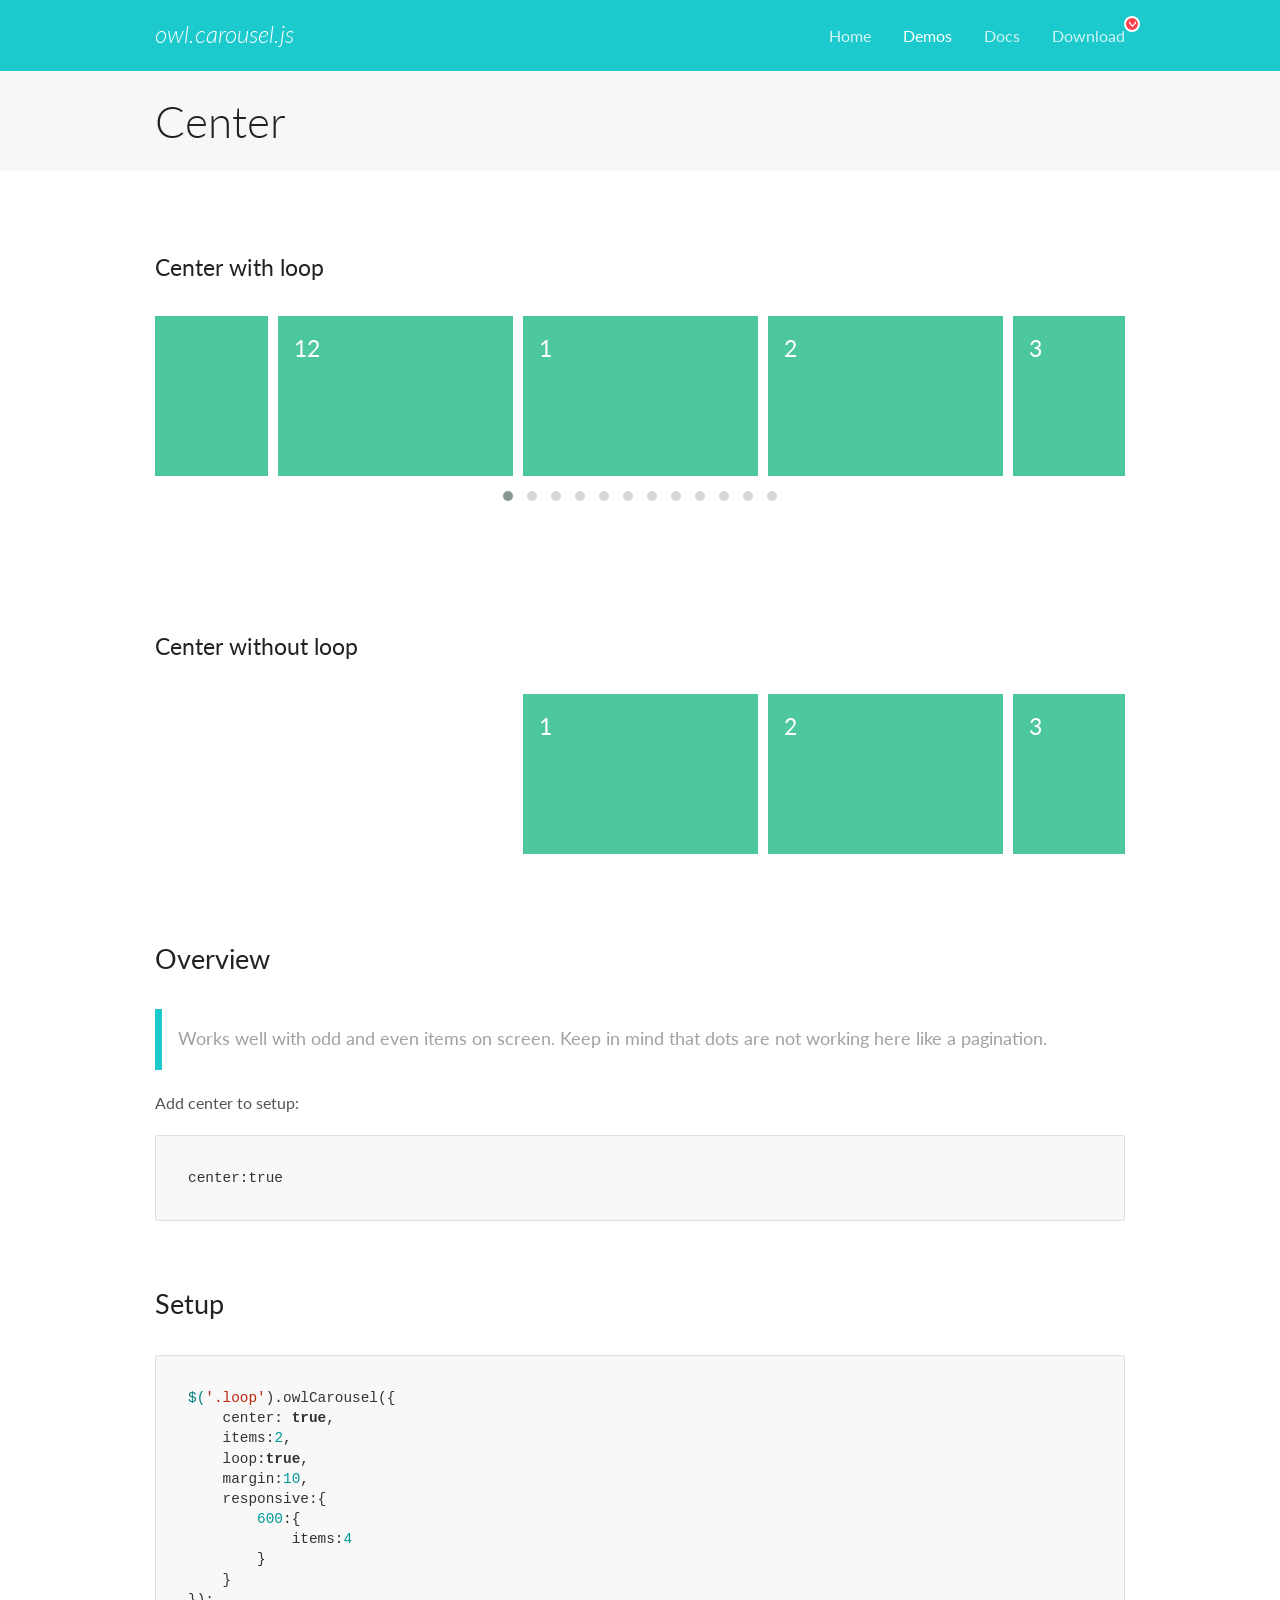
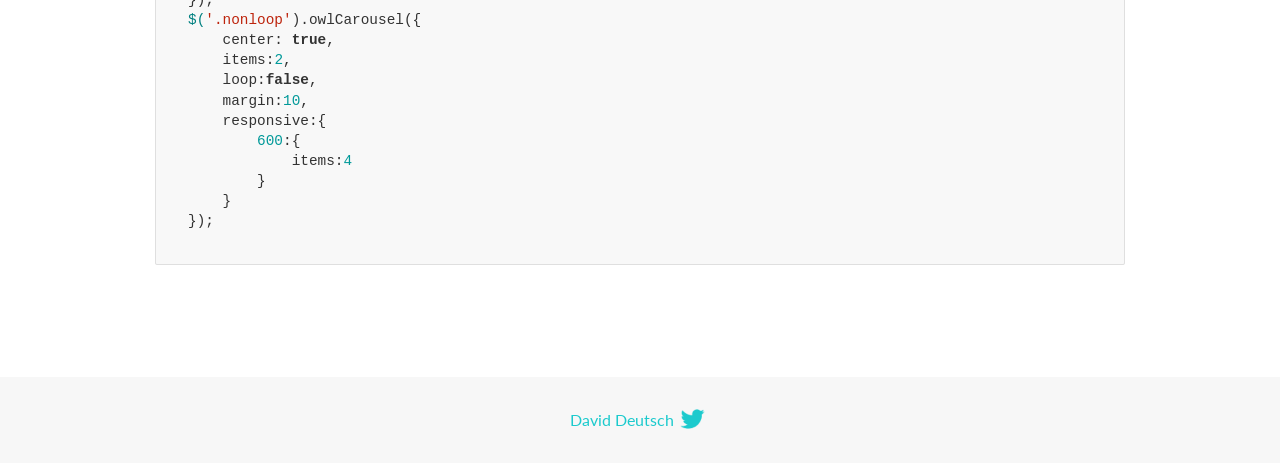
<file: web/corosel/docs/demos/center.html>
<!DOCTYPE html>
<html lang="en">
  <head>

    <!-- head -->
    <meta charset="utf-8">
    <meta name="msapplication-tap-highlight" content="no" />
    <meta name="viewport" content="width=device-width, initial-scale=1.0" />
    <meta name="description" content="Center carousel">
    <meta name="author" content="David Deutsch">
    <title>
      Center Demo | Owl Carousel | 2.3.4
    </title>

    <!-- Stylesheets -->
    <link href='https://fonts.googleapis.com/css?family=Lato:300,400,700,400italic,300italic' rel='stylesheet' type='text/css'>
    <link rel="stylesheet" href="../assets/css/docs.theme.min.css">

    <!-- Owl Stylesheets -->
    <link rel="stylesheet" href="../assets/owlcarousel/assets/owl.carousel.min.css">
    <link rel="stylesheet" href="../assets/owlcarousel/assets/owl.theme.default.min.css">

    <!-- HTML5 shim and Respond.js IE8 support of HTML5 elements and media queries -->

    <!--[if lt IE 9]>
      <script src="https://oss.maxcdn.com/libs/html5shiv/3.7.0/html5shiv.js"></script>
      <script src="https://oss.maxcdn.com/libs/respond.js/1.3.0/respond.min.js"></script>
    <![endif]-->

    <!-- Favicons -->
    <link rel="apple-touch-icon-precomposed" sizes="144x144" href="../assets/ico/apple-touch-icon-144-precomposed.png">
    <link rel="shortcut icon" href="../assets/ico/favicon.png">
    <link rel="shortcut icon" href="favicon.ico">

    <!-- Yeah i know js should not be in header. Its required for demos.-->

    <!-- javascript -->
    <script src="../assets/vendors/jquery.min.js"></script>
    <script src="../assets/owlcarousel/owl.carousel.js"></script>
  </head>
  <body>

    <!-- header -->
    <header class="header">
      <div class="row">
        <div class="large-12 columns">
          <div class="brand left">
            <h3>
              <a href="/OwlCarousel2/">owl.carousel.js</a> 
            </h3>
          </div>
          <a id="toggle-nav" class="right">
            <span></span> <span></span> <span></span> 
          </a> 
          <div class="nav-bar">
            <ul class="clearfix">
              <li> <a href="/OwlCarousel2/index.html">Home</a>  </li>
              <li class="active">
                <a href="/OwlCarousel2/demos/demos.html">Demos</a> 
              </li>
              <li> <a href="/OwlCarousel2/docs/started-welcome.html">Docs</a>  </li>
              <li>
                <a href="https://github.com/OwlCarousel2/OwlCarousel2/archive/2.3.4.zip">Download</a> 
                <span class="download"></span> 
              </li>
            </ul>
          </div>
        </div>
      </div>
    </header>

    <!-- title -->
    <section class="title">
      <div class="row">
        <div class="large-12 columns">
          <h1>Center</h1>
        </div>
      </div>
    </section>

    <!--  Demos -->
    <section id="demos">
      <div class="row">
        <div class="large-12 columns">
          <h4 id="center-with-loop">Center with loop</h4>
          <div class="loop owl-carousel owl-theme">
            <div class="item">
              <h4>1</h4>
            </div>
            <div class="item">
              <h4>2</h4>
            </div>
            <div class="item">
              <h4>3</h4>
            </div>
            <div class="item">
              <h4>4</h4>
            </div>
            <div class="item">
              <h4>5</h4>
            </div>
            <div class="item">
              <h4>6</h4>
            </div>
            <div class="item">
              <h4>7</h4>
            </div>
            <div class="item">
              <h4>8</h4>
            </div>
            <div class="item">
              <h4>9</h4>
            </div>
            <div class="item">
              <h4>10</h4>
            </div>
            <div class="item">
              <h4>11</h4>
            </div>
            <div class="item">
              <h4>12</h4>
            </div>
          </div>
          <br>
          <h4 id="center-without-loop">Center without loop</h4>
          <div class="nonloop owl-carousel">
            <div class="item">
              <h4>1</h4>
            </div>
            <div class="item">
              <h4>2</h4>
            </div>
            <div class="item">
              <h4>3</h4>
            </div>
            <div class="item">
              <h4>4</h4>
            </div>
            <div class="item">
              <h4>5</h4>
            </div>
            <div class="item">
              <h4>6</h4>
            </div>
            <div class="item">
              <h4>7</h4>
            </div>
            <div class="item">
              <h4>8</h4>
            </div>
            <div class="item">
              <h4>9</h4>
            </div>
            <div class="item">
              <h4>10</h4>
            </div>
            <div class="item">
              <h4>11</h4>
            </div>
            <div class="item">
              <h4>12</h4>
            </div>
          </div>
          <h3 id="overview">Overview</h3>
          <blockquote>
            <p>Works well with odd and even items on screen. Keep in mind that dots are not working here like a pagination.</p>
          </blockquote>
          <p>Add center to setup:</p>
          <pre><code>center:true</code></pre>
          <h3 id="setup">Setup</h3>
          <pre><code>$(&#39;.loop&#39;).owlCarousel({
    center: true,
    items:2,
    loop:true,
    margin:10,
    responsive:{
        600:{
            items:4
        }
    }
});
$(&#39;.nonloop&#39;).owlCarousel({
    center: true,
    items:2,
    loop:false,
    margin:10,
    responsive:{
        600:{
            items:4
        }
    }
});</code></pre>
          <script>
            jQuery(document).ready(function($) {
              $('.loop').owlCarousel({
                center: true,
                items: 2,
                loop: true,
                margin: 10,
                responsive: {
                  600: {
                    items: 4
                  }
                }
              });
              $('.nonloop').owlCarousel({
                center: true,
                items: 2,
                loop: false,
                margin: 10,
                responsive: {
                  600: {
                    items: 4
                  }
                }
              });
            });
          </script>
        </div>
      </div>
    </section>

    <!-- footer -->
    <footer class="footer">
      <div class="row">
        <div class="large-12 columns">
          <h5>
            <a href="/OwlCarousel2/docs/support-contact.html">David Deutsch</a> 
            <a id="custom-tweet-button" href="https://twitter.com/share?url=https://github.com/OwlCarousel2/OwlCarousel2&text=Owl Carousel - This is so awesome! " target="_blank"></a> 
          </h5>
        </div>
      </div>
    </footer>

    <!-- vendors -->
    <script src="../assets/vendors/highlight.js"></script>
    <script src="../assets/js/app.js"></script>
  </body>
</html>
</file>
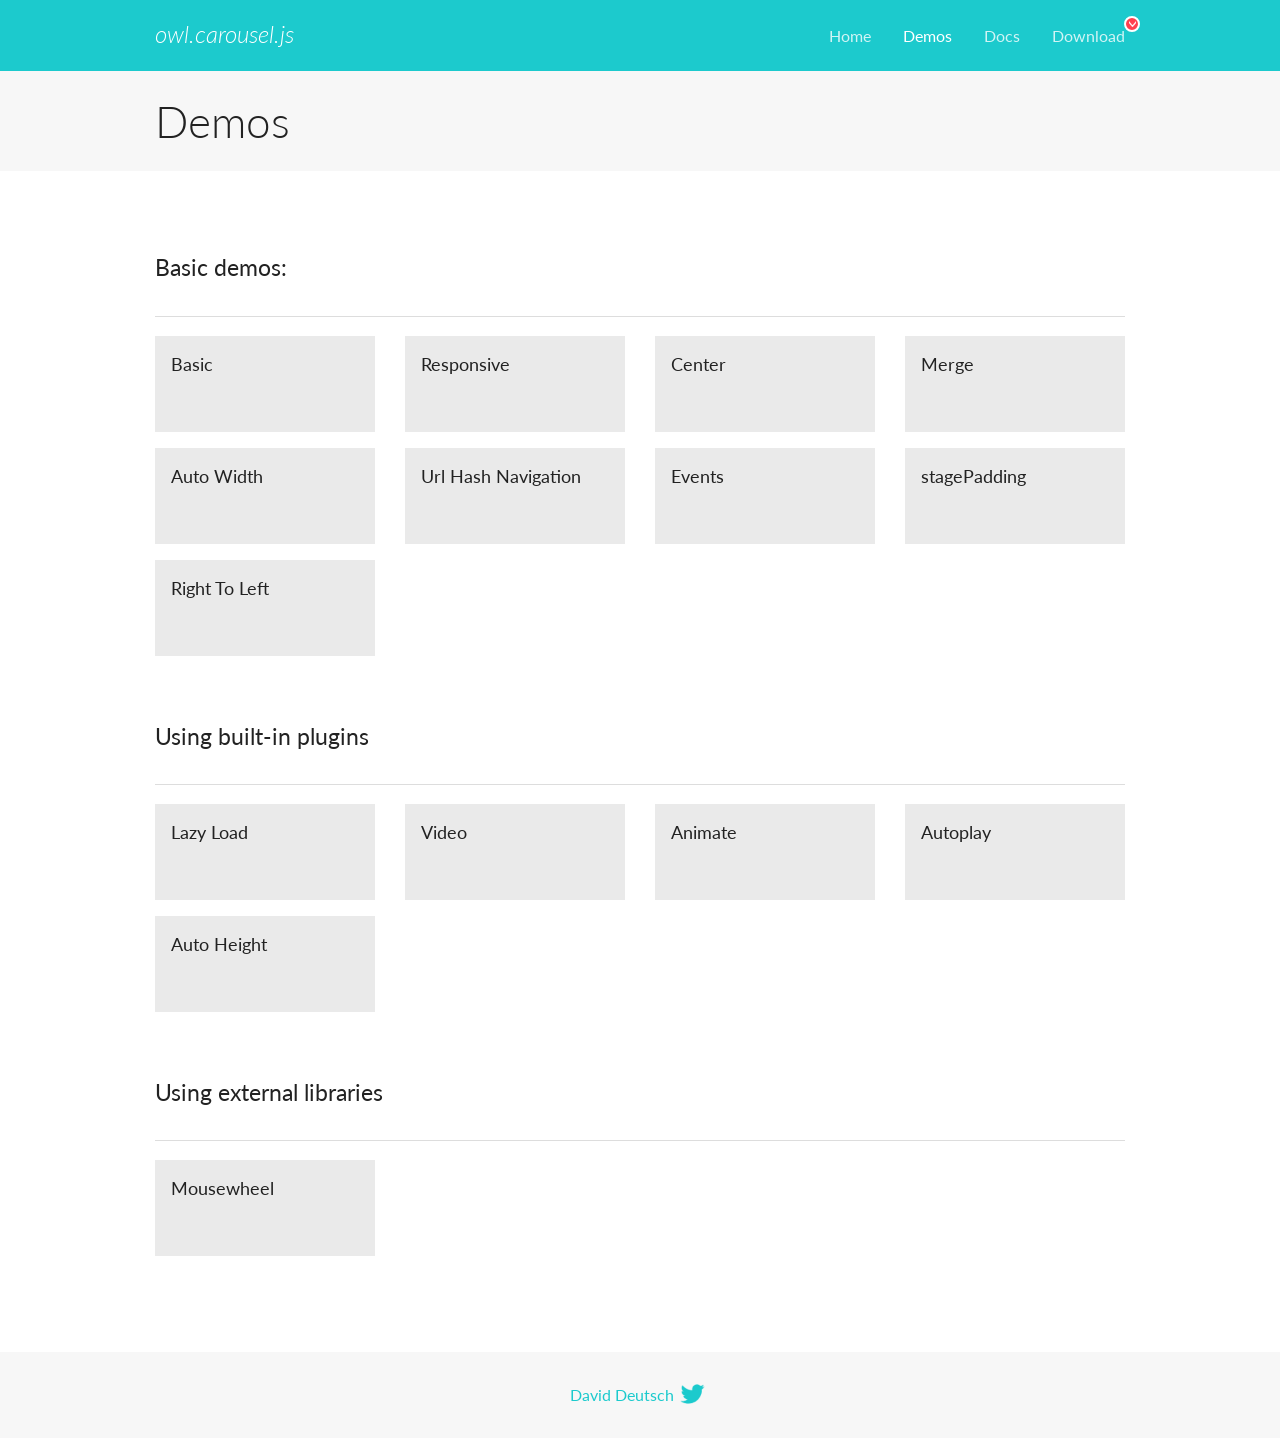
<file: web/corosel/docs/demos/demos.html>
<!DOCTYPE html>
<html lang="en">
  <head>

    <!-- head -->
    <meta charset="utf-8">
    <meta name="msapplication-tap-highlight" content="no" />
    <meta name="viewport" content="width=device-width, initial-scale=1.0" />
    <meta name="description" content="A list of Owl Carousel examples.">
    <meta name="author" content="David Deutsch">
    <title>
      Demos | Owl Carousel | 2.3.4
    </title>

    <!-- Stylesheets -->
    <link href='https://fonts.googleapis.com/css?family=Lato:300,400,700,400italic,300italic' rel='stylesheet' type='text/css'>
    <link rel="stylesheet" href="../assets/css/docs.theme.min.css">

    <!-- Owl Stylesheets -->
    <link rel="stylesheet" href="../assets/owlcarousel/assets/owl.carousel.min.css">
    <link rel="stylesheet" href="../assets/owlcarousel/assets/owl.theme.default.min.css">

    <!-- HTML5 shim and Respond.js IE8 support of HTML5 elements and media queries -->

    <!--[if lt IE 9]>
      <script src="https://oss.maxcdn.com/libs/html5shiv/3.7.0/html5shiv.js"></script>
      <script src="https://oss.maxcdn.com/libs/respond.js/1.3.0/respond.min.js"></script>
    <![endif]-->

    <!-- Favicons -->
    <link rel="apple-touch-icon-precomposed" sizes="144x144" href="../assets/ico/apple-touch-icon-144-precomposed.png">
    <link rel="shortcut icon" href="../assets/ico/favicon.png">
    <link rel="shortcut icon" href="favicon.ico">

    <!-- Yeah i know js should not be in header. Its required for demos.-->

    <!-- javascript -->
    <script src="../assets/vendors/jquery.min.js"></script>
    <script src="../assets/owlcarousel/owl.carousel.js"></script>
  </head>
  <body>

    <!-- header -->
    <header class="header">
      <div class="row">
        <div class="large-12 columns">
          <div class="brand left">
            <h3>
              <a href="/OwlCarousel2/">owl.carousel.js</a> 
            </h3>
          </div>
          <a id="toggle-nav" class="right">
            <span></span> <span></span> <span></span> 
          </a> 
          <div class="nav-bar">
            <ul class="clearfix">
              <li> <a href="/OwlCarousel2/index.html">Home</a>  </li>
              <li class="active">
                <a href="/OwlCarousel2/demos/demos.html">Demos</a> 
              </li>
              <li> <a href="/OwlCarousel2/docs/started-welcome.html">Docs</a>  </li>
              <li>
                <a href="https://github.com/OwlCarousel2/OwlCarousel2/archive/2.3.4.zip">Download</a> 
                <span class="download"></span> 
              </li>
            </ul>
          </div>
        </div>
      </div>
    </header>

    <!-- title -->
    <section class="title">
      <div class="row">
        <div class="large-12 columns">
          <h1>Demos</h1>
        </div>
      </div>
    </section>

    <!--  Demos -->
    <section id="demos">
      <div class="row">
        <div class="large-12 columns">
          <h4 id="basic-demos-">Basic demos:</h4>
          <hr>
          <div class="demo-list">
            <div class="row">
              <div class="small-6 medium-4 large-3 columns">
                <a href="basic.html" class="demo-block">
                  <h5>Basic </h5>
                </a> 
              </div>
              <div class="small-6 medium-4 large-3 columns">
                <a href="responsive.html" class="demo-block">
                  <h5>Responsive </h5>
                </a> 
              </div>
              <div class="small-6 medium-4 large-3 columns">
                <a href="center.html" class="demo-block">
                  <h5>Center </h5>
                </a> 
              </div>
              <div class="small-6 medium-4 large-3 columns">
                <a href="merge.html" class="demo-block">
                  <h5>Merge </h5>
                </a> 
              </div>
              <div class="small-6 medium-4 large-3 columns">
                <a href="autowidth.html" class="demo-block">
                  <h5>Auto Width </h5>
                </a> 
              </div>
              <div class="small-6 medium-4 large-3 columns">
                <a href="urlhashnav.html" class="demo-block">
                  <h5>Url Hash Navigation </h5>
                </a> 
              </div>
              <div class="small-6 medium-4 large-3 columns">
                <a href="events.html" class="demo-block">
                  <h5>Events </h5>
                </a> 
              </div>
              <div class="small-6 medium-4 large-3 columns">
                <a href="stagepadding.html" class="demo-block">
                  <h5>stagePadding </h5>
                </a> 
              </div>
              <div class="small-6 medium-4 large-3 columns">
                <a href="rtl.html" class="demo-block">
                  <h5>Right To Left </h5>
                </a> 
              </div>
            </div>
          </div>
          <h4 id="using-built-in-plugins">Using built-in plugins</h4>
          <hr>
          <div class="demo-list">
            <div class="row">
              <div class="small-6 medium-4 large-3 columns">
                <a href="lazyLoad.html" class="demo-block">
                  <h5>Lazy Load </h5>
                </a> 
              </div>
              <div class="small-6 medium-4 large-3 columns">
                <a href="video.html" class="demo-block">
                  <h5>Video </h5>
                </a> 
              </div>
              <div class="small-6 medium-4 large-3 columns">
                <a href="animate.html" class="demo-block">
                  <h5>Animate </h5>
                </a> 
              </div>
              <div class="small-6 medium-4 large-3 columns">
                <a href="autoplay.html" class="demo-block">
                  <h5>Autoplay </h5>
                </a> 
              </div>
              <div class="small-6 medium-4 large-3 columns">
                <a href="autoheight.html" class="demo-block">
                  <h5>Auto Height </h5>
                </a> 
              </div>
            </div>
          </div>
          <h4 id="using-external-libraries">Using external libraries</h4>
          <hr>
          <div class="demo-list">
            <div class="row">
              <div class="small-6 medium-4 large-3 columns">
                <a href="mousewheel.html" class="demo-block">
                  <h5>Mousewheel </h5>
                </a> 
              </div>
            </div>
          </div>
        </div>
      </div>
    </section>

    <!-- footer -->
    <footer class="footer">
      <div class="row">
        <div class="large-12 columns">
          <h5>
            <a href="/OwlCarousel2/docs/support-contact.html">David Deutsch</a> 
            <a id="custom-tweet-button" href="https://twitter.com/share?url=https://github.com/OwlCarousel2/OwlCarousel2&text=Owl Carousel - This is so awesome! " target="_blank"></a> 
          </h5>
        </div>
      </div>
    </footer>

    <!-- vendors -->
    <script src="../assets/vendors/highlight.js"></script>
    <script src="../assets/js/app.js"></script>
  </body>
</html>
</file>
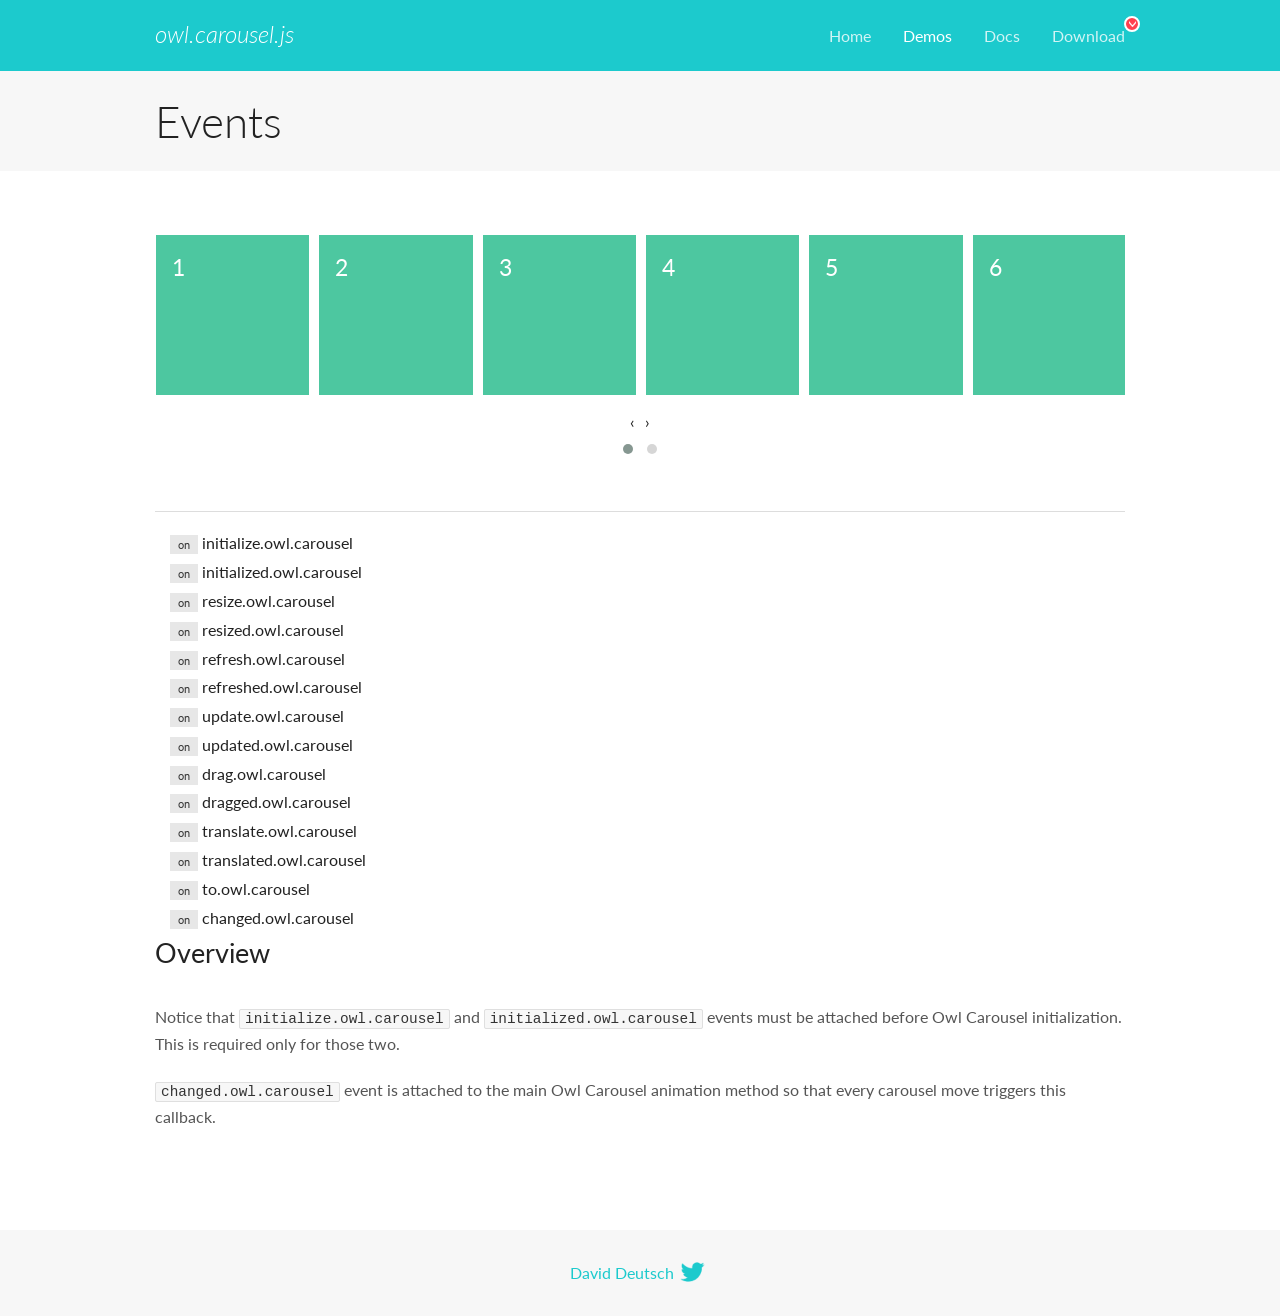
<file: web/corosel/docs/demos/events.html>
<!DOCTYPE html>
<html lang="en">
  <head>

    <!-- head -->
    <meta charset="utf-8">
    <meta name="msapplication-tap-highlight" content="no" />
    <meta name="viewport" content="width=device-width, initial-scale=1.0" />
    <meta name="description" content="Events usage demo">
    <meta name="author" content="David Deutsch">
    <title>
      Events Demo | Owl Carousel | 2.3.4
    </title>

    <!-- Stylesheets -->
    <link href='https://fonts.googleapis.com/css?family=Lato:300,400,700,400italic,300italic' rel='stylesheet' type='text/css'>
    <link rel="stylesheet" href="../assets/css/docs.theme.min.css">

    <!-- Owl Stylesheets -->
    <link rel="stylesheet" href="../assets/owlcarousel/assets/owl.carousel.min.css">
    <link rel="stylesheet" href="../assets/owlcarousel/assets/owl.theme.default.min.css">

    <!-- HTML5 shim and Respond.js IE8 support of HTML5 elements and media queries -->

    <!--[if lt IE 9]>
      <script src="https://oss.maxcdn.com/libs/html5shiv/3.7.0/html5shiv.js"></script>
      <script src="https://oss.maxcdn.com/libs/respond.js/1.3.0/respond.min.js"></script>
    <![endif]-->

    <!-- Favicons -->
    <link rel="apple-touch-icon-precomposed" sizes="144x144" href="../assets/ico/apple-touch-icon-144-precomposed.png">
    <link rel="shortcut icon" href="../assets/ico/favicon.png">
    <link rel="shortcut icon" href="favicon.ico">

    <!-- Yeah i know js should not be in header. Its required for demos.-->

    <!-- javascript -->
    <script src="../assets/vendors/jquery.min.js"></script>
    <script src="../assets/owlcarousel/owl.carousel.js"></script>
  </head>
  <body>

    <!-- header -->
    <header class="header">
      <div class="row">
        <div class="large-12 columns">
          <div class="brand left">
            <h3>
              <a href="/OwlCarousel2/">owl.carousel.js</a> 
            </h3>
          </div>
          <a id="toggle-nav" class="right">
            <span></span> <span></span> <span></span> 
          </a> 
          <div class="nav-bar">
            <ul class="clearfix">
              <li> <a href="/OwlCarousel2/index.html">Home</a>  </li>
              <li class="active">
                <a href="/OwlCarousel2/demos/demos.html">Demos</a> 
              </li>
              <li> <a href="/OwlCarousel2/docs/started-welcome.html">Docs</a>  </li>
              <li>
                <a href="https://github.com/OwlCarousel2/OwlCarousel2/archive/2.3.4.zip">Download</a> 
                <span class="download"></span> 
              </li>
            </ul>
          </div>
        </div>
      </div>
    </header>

    <!-- title -->
    <section class="title">
      <div class="row">
        <div class="large-12 columns">
          <h1>Events</h1>
        </div>
      </div>
    </section>

    <!--  Demos -->
    <section id="demos">
      <div class="row">
        <div class="large-12 columns">
          <div class="owl-carousel owl-theme">
            <div class="item">
              <h4>1</h4>
            </div>
            <div class="item">
              <h4>2</h4>
            </div>
            <div class="item">
              <h4>3</h4>
            </div>
            <div class="item">
              <h4>4</h4>
            </div>
            <div class="item">
              <h4>5</h4>
            </div>
            <div class="item">
              <h4>6</h4>
            </div>
            <div class="item">
              <h4>7</h4>
            </div>
            <div class="item">
              <h4>8</h4>
            </div>
            <div class="item">
              <h4>9</h4>
            </div>
            <div class="item">
              <h4>10</h4>
            </div>
            <div class="item">
              <h4>11</h4>
            </div>
            <div class="item">
              <h4>12</h4>
            </div>
          </div>
          <hr>
          <div class="large-12 columns callbacks">
            <div><span class="label secondary initialize">on</span>  initialize.owl.carousel </div>
            <div><span class="label secondary initialized">on</span>  initialized.owl.carousel </div>
            <div><span class="label secondary resize">on</span>  resize.owl.carousel </div>
            <div><span class="label secondary resized">on</span>  resized.owl.carousel </div>
            <div><span class="label secondary refresh">on</span>  refresh.owl.carousel </div>
            <div><span class="label secondary refreshed">on</span>  refreshed.owl.carousel </div>
            <div><span class="label secondary update">on</span>  update.owl.carousel </div>
            <div><span class="label secondary updated">on</span>  updated.owl.carousel </div>
            <div><span class="label secondary drag">on</span>  drag.owl.carousel </div>
            <div><span class="label secondary dragged">on</span>  dragged.owl.carousel </div>
            <div><span class="label secondary translate">on</span>  translate.owl.carousel </div>
            <div><span class="label secondary translated">on</span>  translated.owl.carousel </div>
            <div><span class="label secondary to">on</span>  to.owl.carousel </div>
            <div><span class="label secondary changed">on</span>  changed.owl.carousel </div>
          </div>
          <h3 id="overview">Overview</h3>
          <p>Notice that <code>initialize.owl.carousel</code> and <code>initialized.owl.carousel</code> events must be attached before Owl Carousel initialization. This is required only for those two.</p>
          <p><code>changed.owl.carousel</code> event is attached to the main Owl Carousel animation method so that every carousel move triggers this callback.</p>
          <script>
            jQuery(document).ready(function($) {
              var owl = $('.owl-carousel');
              owl.on('initialize.owl.carousel initialized.owl.carousel ' +
                'initialize.owl.carousel initialize.owl.carousel ' +
                'resize.owl.carousel resized.owl.carousel ' +
                'refresh.owl.carousel refreshed.owl.carousel ' +
                'update.owl.carousel updated.owl.carousel ' +
                'drag.owl.carousel dragged.owl.carousel ' +
                'translate.owl.carousel translated.owl.carousel ' +
                'to.owl.carousel changed.owl.carousel',
                function(e) {
                  $('.' + e.type)
                    .removeClass('secondary')
                    .addClass('success');
                  window.setTimeout(function() {
                    $('.' + e.type)
                      .removeClass('success')
                      .addClass('secondary');
                  }, 500);
                });
              owl.owlCarousel({
                loop: true,
                nav: true,
                lazyLoad: true,
                margin: 10,
                video: true,
                responsive: {
                  0: {
                    items: 1
                  },
                  600: {
                    items: 3
                  },
                  960: {
                    items: 5,
                  },
                  1200: {
                    items: 6
                  }
                }
              });
            });
          </script>
        </div>
      </div>
    </section>

    <!-- footer -->
    <footer class="footer">
      <div class="row">
        <div class="large-12 columns">
          <h5>
            <a href="/OwlCarousel2/docs/support-contact.html">David Deutsch</a> 
            <a id="custom-tweet-button" href="https://twitter.com/share?url=https://github.com/OwlCarousel2/OwlCarousel2&text=Owl Carousel - This is so awesome! " target="_blank"></a> 
          </h5>
        </div>
      </div>
    </footer>

    <!-- vendors -->
    <script src="../assets/vendors/highlight.js"></script>
    <script src="../assets/js/app.js"></script>
  </body>
</html>
</file>
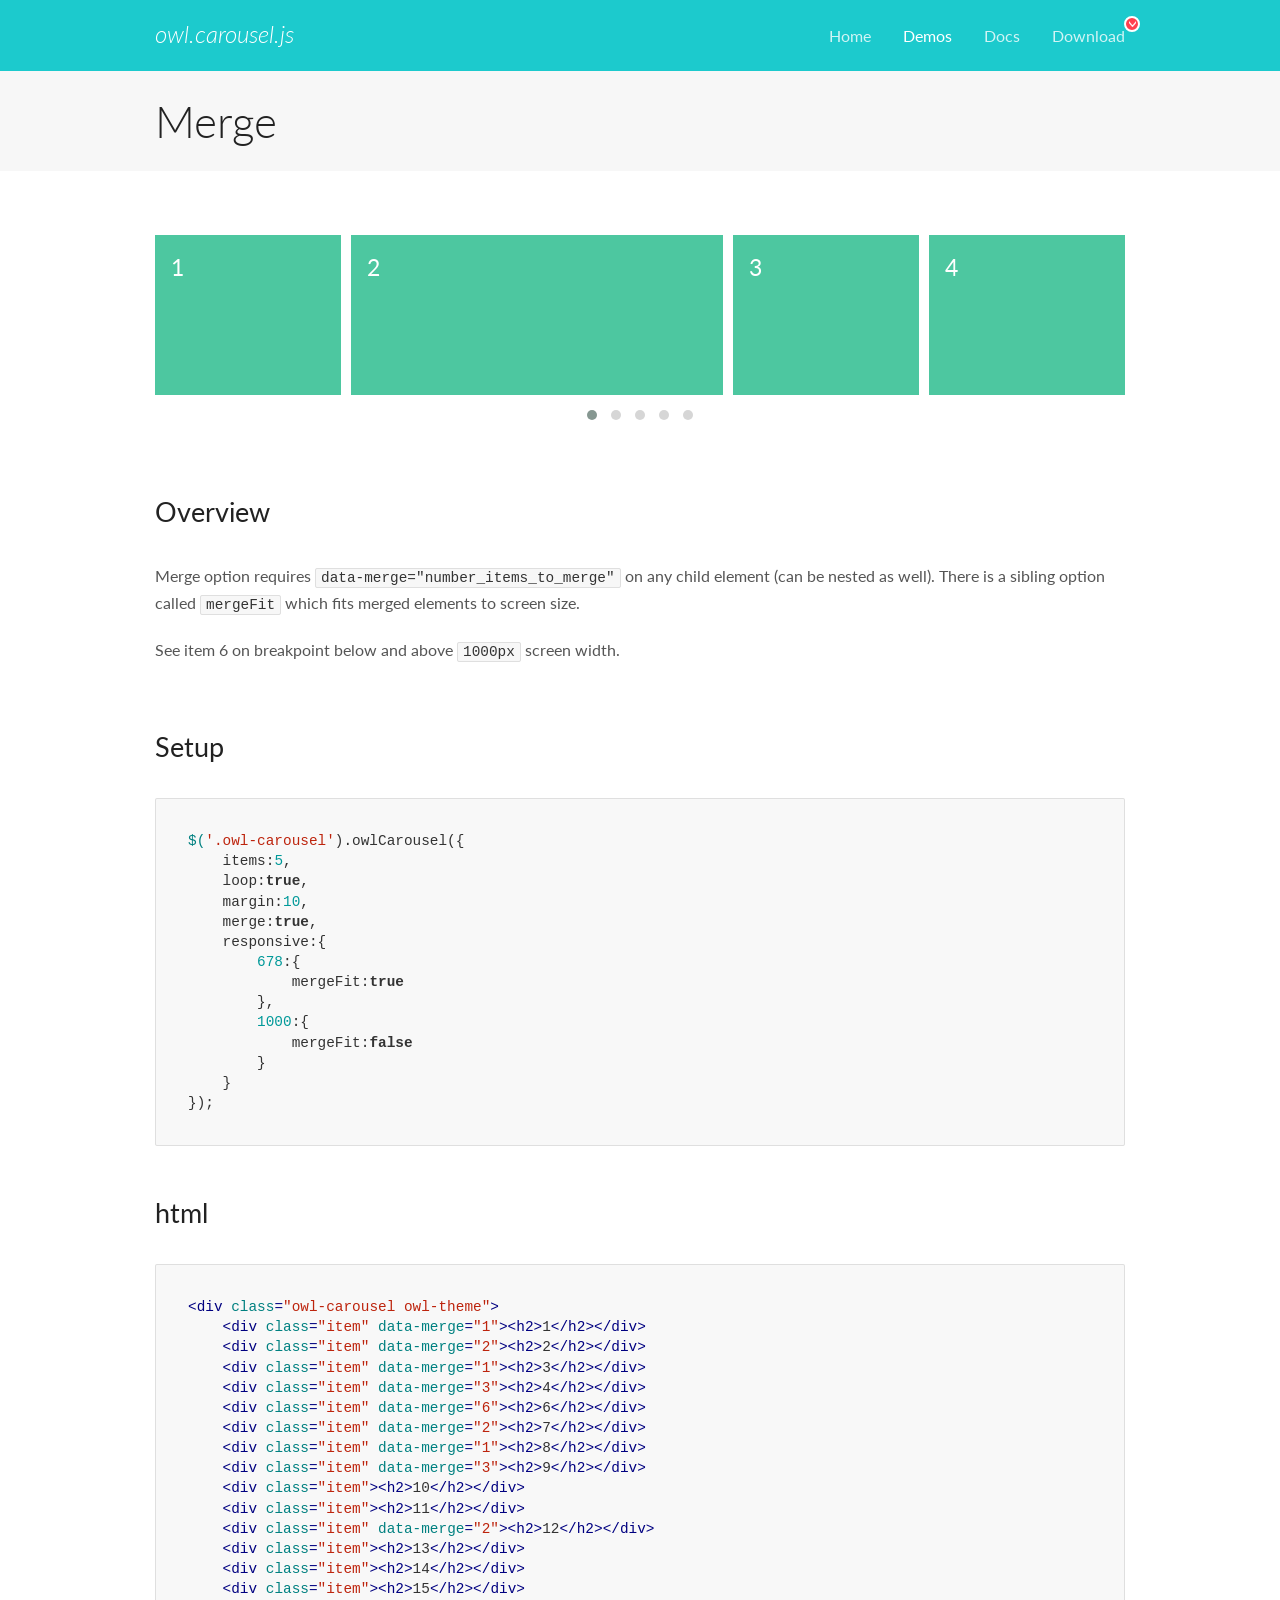
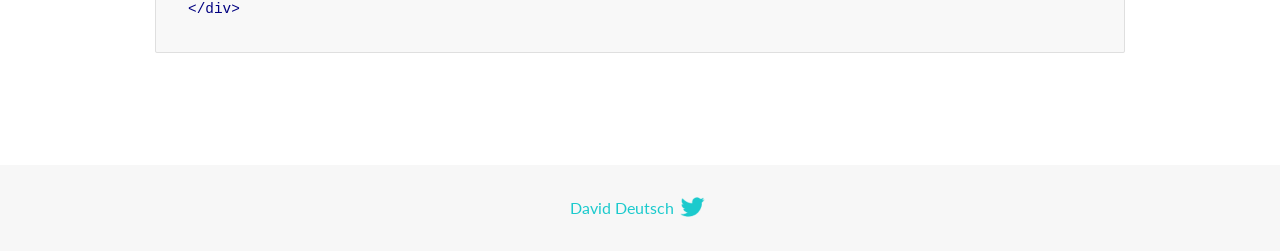
<file: web/corosel/docs/demos/merge.html>
<!DOCTYPE html>
<html lang="en">
  <head>

    <!-- head -->
    <meta charset="utf-8">
    <meta name="msapplication-tap-highlight" content="no" />
    <meta name="viewport" content="width=device-width, initial-scale=1.0" />
    <meta name="description" content="Merge Items">
    <meta name="author" content="David Deutsch">
    <title>
      Merge Demo | Owl Carousel | 2.3.4
    </title>

    <!-- Stylesheets -->
    <link href='https://fonts.googleapis.com/css?family=Lato:300,400,700,400italic,300italic' rel='stylesheet' type='text/css'>
    <link rel="stylesheet" href="../assets/css/docs.theme.min.css">

    <!-- Owl Stylesheets -->
    <link rel="stylesheet" href="../assets/owlcarousel/assets/owl.carousel.min.css">
    <link rel="stylesheet" href="../assets/owlcarousel/assets/owl.theme.default.min.css">

    <!-- HTML5 shim and Respond.js IE8 support of HTML5 elements and media queries -->

    <!--[if lt IE 9]>
      <script src="https://oss.maxcdn.com/libs/html5shiv/3.7.0/html5shiv.js"></script>
      <script src="https://oss.maxcdn.com/libs/respond.js/1.3.0/respond.min.js"></script>
    <![endif]-->

    <!-- Favicons -->
    <link rel="apple-touch-icon-precomposed" sizes="144x144" href="../assets/ico/apple-touch-icon-144-precomposed.png">
    <link rel="shortcut icon" href="../assets/ico/favicon.png">
    <link rel="shortcut icon" href="favicon.ico">

    <!-- Yeah i know js should not be in header. Its required for demos.-->

    <!-- javascript -->
    <script src="../assets/vendors/jquery.min.js"></script>
    <script src="../assets/owlcarousel/owl.carousel.js"></script>
  </head>
  <body>

    <!-- header -->
    <header class="header">
      <div class="row">
        <div class="large-12 columns">
          <div class="brand left">
            <h3>
              <a href="/OwlCarousel2/">owl.carousel.js</a> 
            </h3>
          </div>
          <a id="toggle-nav" class="right">
            <span></span> <span></span> <span></span> 
          </a> 
          <div class="nav-bar">
            <ul class="clearfix">
              <li> <a href="/OwlCarousel2/index.html">Home</a>  </li>
              <li class="active">
                <a href="/OwlCarousel2/demos/demos.html">Demos</a> 
              </li>
              <li> <a href="/OwlCarousel2/docs/started-welcome.html">Docs</a>  </li>
              <li>
                <a href="https://github.com/OwlCarousel2/OwlCarousel2/archive/2.3.4.zip">Download</a> 
                <span class="download"></span> 
              </li>
            </ul>
          </div>
        </div>
      </div>
    </header>

    <!-- title -->
    <section class="title">
      <div class="row">
        <div class="large-12 columns">
          <h1>Merge</h1>
        </div>
      </div>
    </section>

    <!--  Demos -->
    <section id="demos">
      <div class="row">
        <div class="large-12 columns">
          <div class="owl-carousel owl-theme">
            <div class="item" data-merge="1">
              <h4>1</h4>
            </div>
            <div class="item" data-merge="2">
              <h4>2</h4>
            </div>
            <div class="item" data-merge="1">
              <h4>3</h4>
            </div>
            <div class="item" data-merge="3">
              <h4>4</h4>
            </div>
            <div class="item" data-merge="6">
              <h4>6</h4>
            </div>
            <div class="item" data-merge="2">
              <h4>7</h4>
            </div>
            <div class="item" data-merge="1">
              <h4>8</h4>
            </div>
            <div class="item" data-merge="3">
              <h4>9</h4>
            </div>
            <div class="item">
              <h4>10</h4>
            </div>
            <div class="item">
              <h4>11</h4>
            </div>
            <div class="item" data-merge="2">
              <h4>12</h4>
            </div>
            <div class="item">
              <h4>13</h4>
            </div>
            <div class="item">
              <h4>14</h4>
            </div>
            <div class="item">
              <h4>15</h4>
            </div>
          </div>
          <h3 id="overview">Overview</h3>
          <p>Merge option requires <code>data-merge=&quot;number_items_to_merge&quot;</code> on any child element (can be nested as well). There is a sibling option called <code>mergeFit</code> which fits merged elements to screen size. </p>
          <p>See item 6 on breakpoint below and above <code>1000px</code> screen width.</p>
          <h3 id="setup">Setup</h3>
          <pre><code>$(&#39;.owl-carousel&#39;).owlCarousel({
    items:5,
    loop:true,
    margin:10,
    merge:true,
    responsive:{
        678:{
            mergeFit:true
        },
        1000:{
            mergeFit:false
        }
    }
});</code></pre>
          <h3 id="html">html</h3>
          <pre><code>&lt;div class=&quot;owl-carousel owl-theme&quot;&gt;
    &lt;div class=&quot;item&quot; data-merge=&quot;1&quot;&gt;&lt;h2&gt;1&lt;/h2&gt;&lt;/div&gt;
    &lt;div class=&quot;item&quot; data-merge=&quot;2&quot;&gt;&lt;h2&gt;2&lt;/h2&gt;&lt;/div&gt;
    &lt;div class=&quot;item&quot; data-merge=&quot;1&quot;&gt;&lt;h2&gt;3&lt;/h2&gt;&lt;/div&gt;
    &lt;div class=&quot;item&quot; data-merge=&quot;3&quot;&gt;&lt;h2&gt;4&lt;/h2&gt;&lt;/div&gt;
    &lt;div class=&quot;item&quot; data-merge=&quot;6&quot;&gt;&lt;h2&gt;6&lt;/h2&gt;&lt;/div&gt;
    &lt;div class=&quot;item&quot; data-merge=&quot;2&quot;&gt;&lt;h2&gt;7&lt;/h2&gt;&lt;/div&gt;
    &lt;div class=&quot;item&quot; data-merge=&quot;1&quot;&gt;&lt;h2&gt;8&lt;/h2&gt;&lt;/div&gt;
    &lt;div class=&quot;item&quot; data-merge=&quot;3&quot;&gt;&lt;h2&gt;9&lt;/h2&gt;&lt;/div&gt;
    &lt;div class=&quot;item&quot;&gt;&lt;h2&gt;10&lt;/h2&gt;&lt;/div&gt;
    &lt;div class=&quot;item&quot;&gt;&lt;h2&gt;11&lt;/h2&gt;&lt;/div&gt;
    &lt;div class=&quot;item&quot; data-merge=&quot;2&quot;&gt;&lt;h2&gt;12&lt;/h2&gt;&lt;/div&gt;
    &lt;div class=&quot;item&quot;&gt;&lt;h2&gt;13&lt;/h2&gt;&lt;/div&gt;
    &lt;div class=&quot;item&quot;&gt;&lt;h2&gt;14&lt;/h2&gt;&lt;/div&gt;
    &lt;div class=&quot;item&quot;&gt;&lt;h2&gt;15&lt;/h2&gt;&lt;/div&gt;
&lt;/div&gt;</code></pre>
          <script>
            $(document).ready(function() {
              $('.owl-carousel').owlCarousel({
                items: 5,
                loop: true,
                margin: 10,
                merge: true,
                responsive: {
                  678: {
                    mergeFit: true
                  },
                  1000: {
                    mergeFit: false
                  }
                }
              });
            })
          </script>
        </div>
      </div>
    </section>

    <!-- footer -->
    <footer class="footer">
      <div class="row">
        <div class="large-12 columns">
          <h5>
            <a href="/OwlCarousel2/docs/support-contact.html">David Deutsch</a> 
            <a id="custom-tweet-button" href="https://twitter.com/share?url=https://github.com/OwlCarousel2/OwlCarousel2&text=Owl Carousel - This is so awesome! " target="_blank"></a> 
          </h5>
        </div>
      </div>
    </footer>

    <!-- vendors -->
    <script src="../assets/vendors/highlight.js"></script>
    <script src="../assets/js/app.js"></script>
  </body>
</html>
</file>
